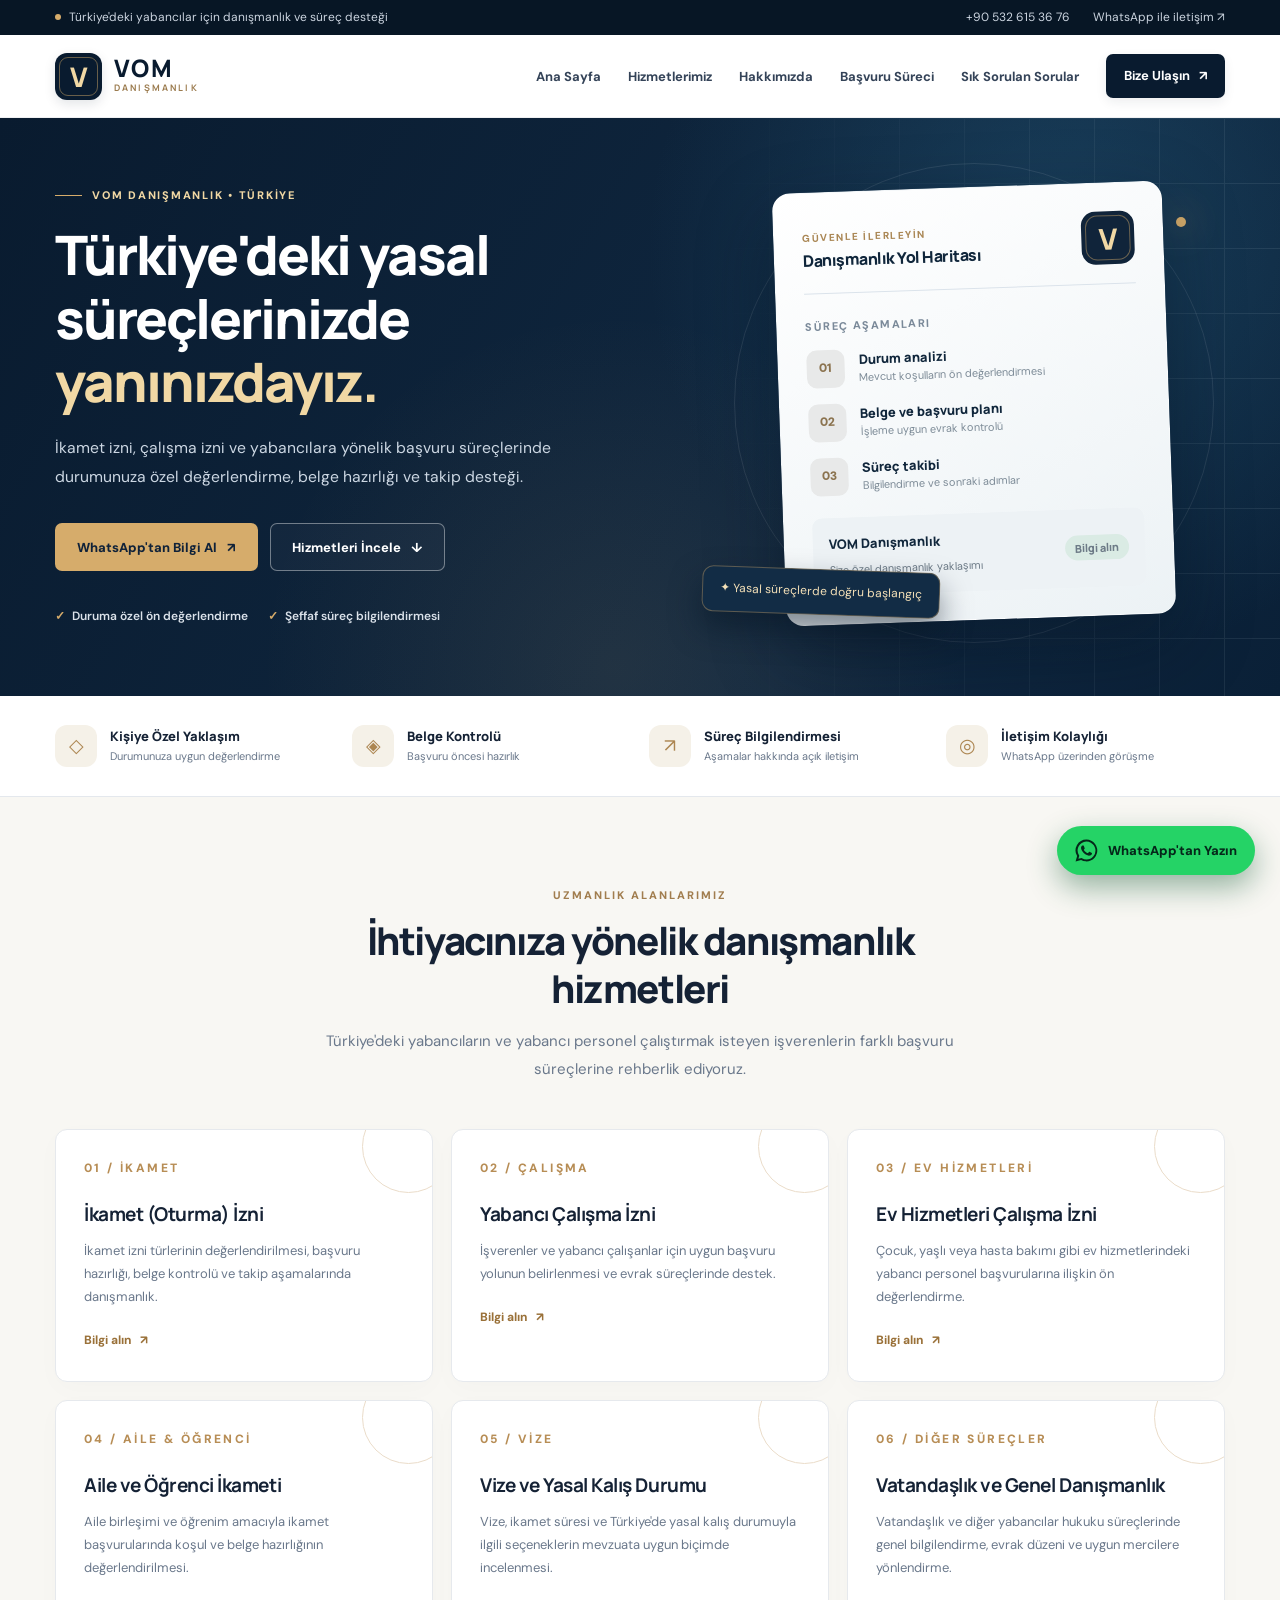
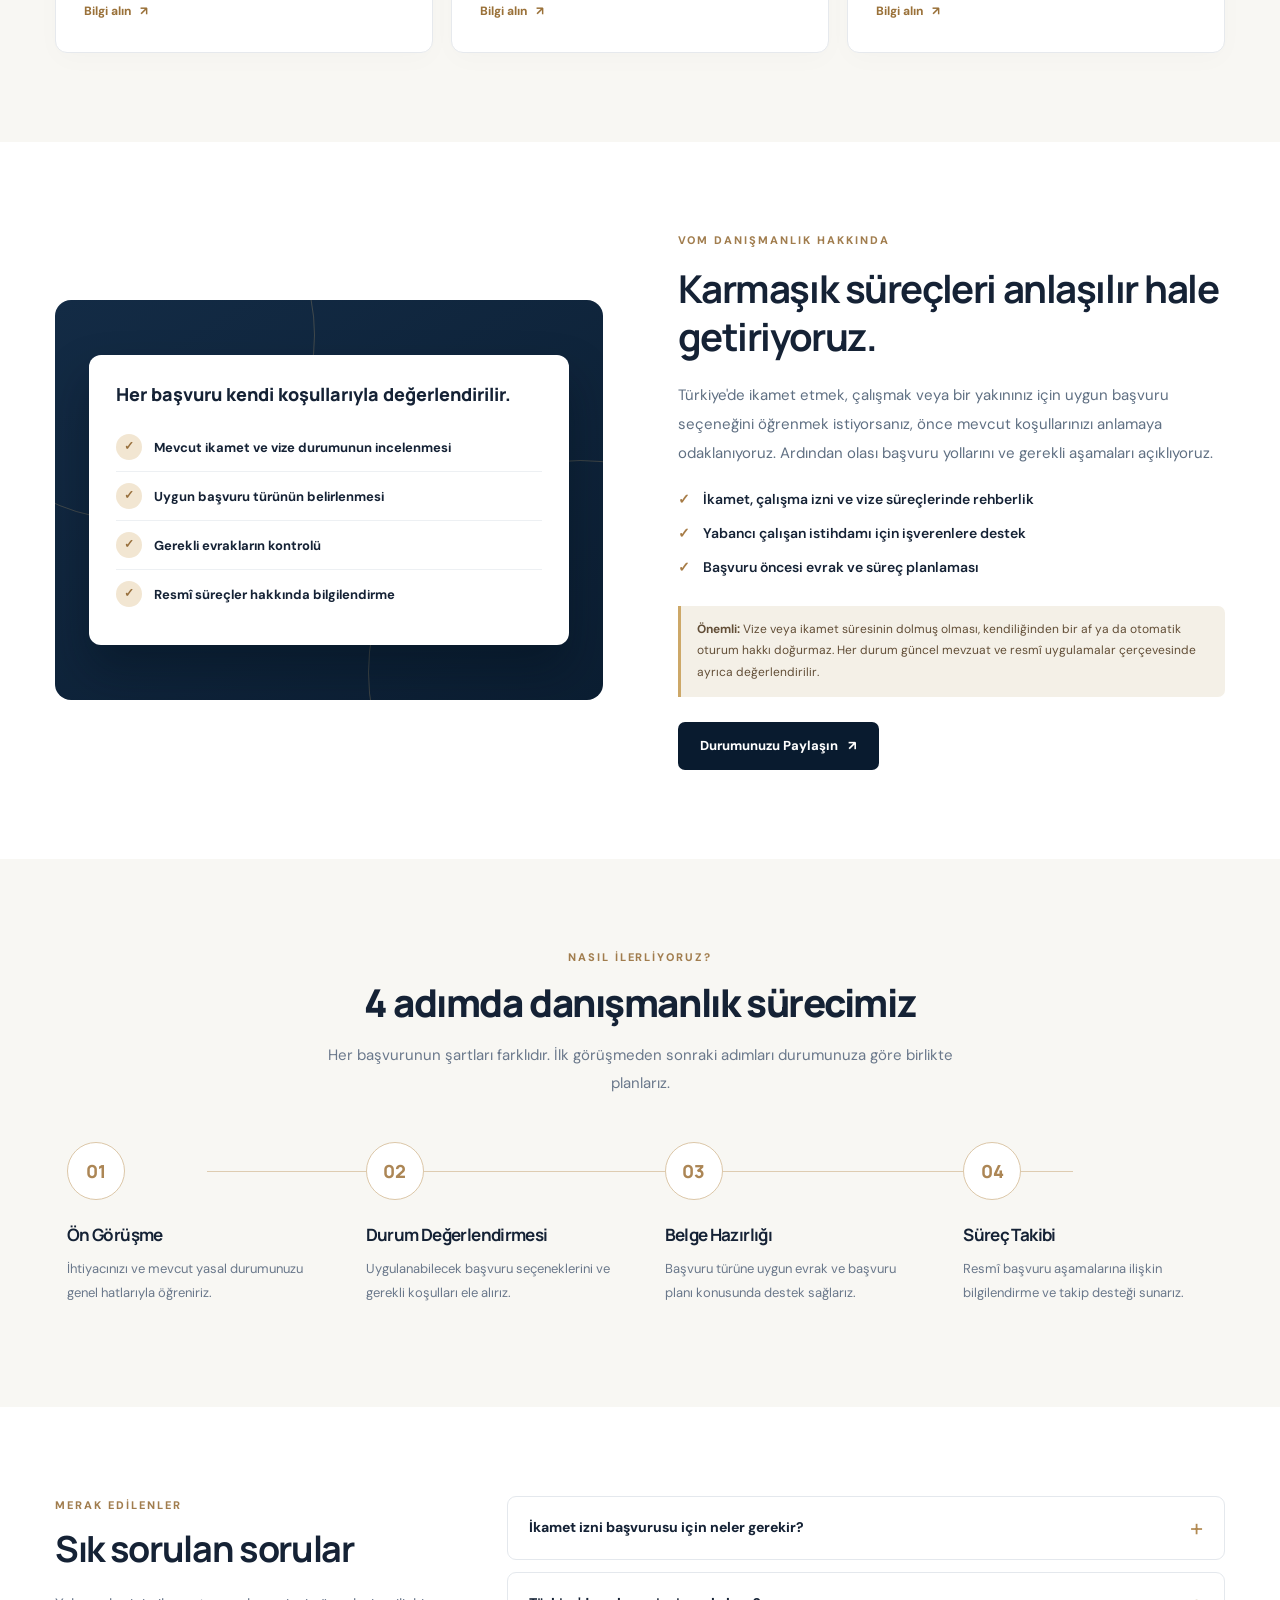
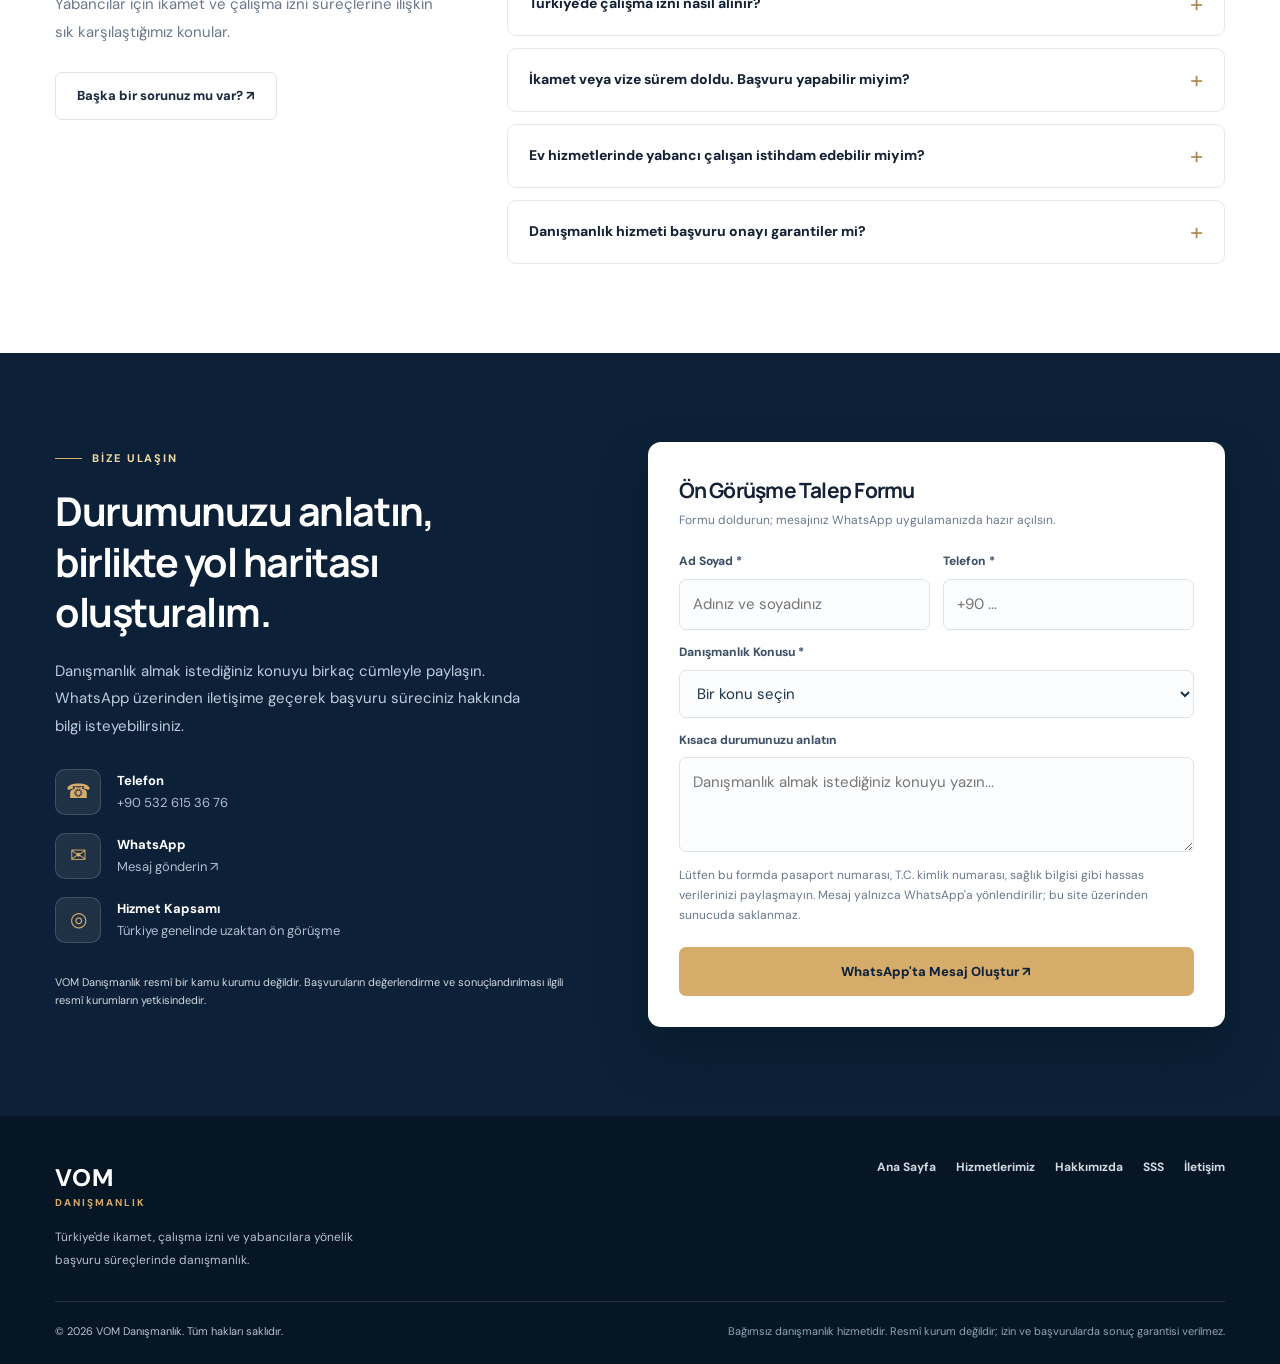
<file: index.html>
<!doctype html>
<html lang="tr">
<head>
  <meta charset="utf-8">
  <meta name="viewport" content="width=device-width,initial-scale=1">
  <meta name="robots" content="index, follow, max-image-preview:large">
  <link rel="canonical" href="https://www.xn--womdansmanlk-64bf.com.tr/">
  <meta property="og:url" content="https://www.xn--womdansmanlk-64bf.com.tr/">
  <meta property="og:locale" content="tr_TR">
  <meta name="twitter:card" content="summary">
  <script type="application/ld+json">
  {
    "@context":"https://schema.org",
    "@type":"Organization",
    "name":"VOM Danışmanlık",
    "url":"https://www.xn--womdansmanlk-64bf.com.tr/",
    "description":"Türkiye'de ikamet izni, çalışma izni, ev hizmetleri çalışma izni ve vize süreçlerinde danışmanlık ve başvuru desteği.",
    "contactPoint":[{
      "@type":"ContactPoint",
      "telephone":"+90-532-615-36-76",
      "contactType":"customer support",
      "areaServed":"TR",
      "availableLanguage":["Turkish"]
    }]
  }
  </script>

  <meta name="theme-color" content="#091b2f">
  <meta name="description" content="VOM Danışmanlık: Türkiye'de ikamet izni, yabancı çalışma izni, ev hizmetleri çalışma izni ve vize süreçleri hakkında kişiye özel danışmanlık ve başvuru süreci desteği.">
  <meta property="og:title" content="VOM Danışmanlık | İkamet & Çalışma İzni">
  <meta property="og:description" content="Türkiye'deki yasal süreçleriniz için doğru bilgi, açık iletişim ve kişiye özel yol haritası.">
  <meta property="og:type" content="website">
  <title>VOM Danışmanlık | İkamet, Çalışma İzni ve Vize Danışmanlığı</title>
  <link rel="preconnect" href="https://fonts.googleapis.com">
  <link rel="preconnect" href="https://fonts.gstatic.com" crossorigin>
  <link href="https://fonts.googleapis.com/css2?family=DM+Sans:wght@400;500;600;700;800&family=Manrope:wght@400;500;600;700;800&display=swap" rel="stylesheet">
  <style>
    :root{--navy:#091b2f;--navy2:#102b48;--navy3:#193955;--gold:#d6ac6b;--gold2:#f1d8a4;--ink:#152235;--muted:#6a788b;--line:#e4e8ed;--cream:#f8f7f3;--white:#fff;--max:1170px}
    *,*:before,*:after{box-sizing:border-box}
    html{scroll-behavior:smooth;scroll-padding-top:86px}
    body{margin:0;background:#fff;color:var(--ink);font-family:"DM Sans","Segoe UI",Arial,sans-serif;font-size:15px;line-height:1.65;-webkit-font-smoothing:antialiased}
    h1,h2,h3,h4,p{margin-top:0}
    h1,h2,h3{font-family:"Manrope","Segoe UI",Arial,sans-serif;letter-spacing:-.037em}
    a{text-decoration:none;color:inherit}
    button,input,select,textarea{font:inherit}
    button,a{touch-action:manipulation}
    :focus-visible{outline:3px solid var(--gold);outline-offset:3px}
    .shell{width:min(calc(100% - 40px),var(--max));margin-inline:auto}
    .skip{position:absolute;left:12px;top:-60px;padding:9px 16px;background:#fff;z-index:999}
    .skip:focus{top:12px}
    .topline{background:#071625;color:#cbd4df;font-size:12px}
    .topline .shell{min-height:35px;display:flex;align-items:center;justify-content:space-between;gap:18px}
    .tiny-links{display:flex;align-items:center;gap:23px}
    .tiny-dot{width:6px;height:6px;border-radius:50%;background:var(--gold);display:inline-block;margin-right:8px;vertical-align:1px}
    .topline a:hover{color:#fff}
    .nav-wrap{height:83px;background:rgba(255,255,255,.97);position:sticky;top:0;z-index:70;border-bottom:1px solid #eff0f2;backdrop-filter:blur(16px)}
    .nav{height:100%;display:flex;align-items:center;justify-content:space-between;gap:26px}
    .brand{display:flex;align-items:center;gap:12px;min-width:205px}
    .brand-mark{width:47px;height:47px;position:relative;display:grid;place-items:center;border-radius:12px;background:var(--navy);color:var(--gold2);font:800 27px/1 "Manrope",sans-serif;box-shadow:0 4px 12px #06192b1d}
    .brand-mark:before{content:"";position:absolute;inset:4px;border:1px solid #c9a46680;border-radius:9px}
    .brand-main{font:800 24px/1 "Manrope",sans-serif;letter-spacing:.055em;display:block;color:var(--navy)}
    .brand-sub{font:700 9px/1.7 "Manrope",sans-serif;letter-spacing:.24em;color:#9b7b4e;display:block}
    .nav-list{display:flex;align-items:center;gap:27px;list-style:none;margin:0;padding:0}
    .nav-list a{font-size:13px;color:#344358;font-weight:700;transition:color .15s}
    .nav-list a:hover{color:#b38a4e}
    .nav-cta{white-space:nowrap;border-radius:7px;background:var(--navy);color:#fff!important;padding:11px 18px;display:inline-flex;align-items:center;gap:9px;box-shadow:0 4px 11px #15233714}
    .nav-cta:hover{background:#17395a!important}
    .hamburger{display:none;border:1px solid #dde5ee;background:white;border-radius:8px;width:43px;height:43px;align-items:center;justify-content:center;flex-direction:column;gap:5px}
    .hamburger span{width:19px;height:2px;background:#0d243c;display:block}
    .hero{background:var(--navy);color:#fff;position:relative;overflow:hidden;min-height:578px}
    .hero:before{content:"";position:absolute;inset:0;background:radial-gradient(circle at 83% 23%,#26608168,transparent 36%),radial-gradient(circle at 48% 95%,#d6ac6b18,transparent 41%),linear-gradient(120deg,#091b2f,#102841 68%,#0a2037)}
    .hero:after{content:"";position:absolute;top:0;bottom:0;right:0;width:45%;opacity:.1;background-image:linear-gradient(#c1d4dd 1px,transparent 1px),linear-gradient(90deg,#c1d4dd 1px,transparent 1px);background-size:65px 65px;mask-image:linear-gradient(to left,#000,transparent)}
    .hero-grid{min-height:578px;display:grid;grid-template-columns:minmax(0,1.09fr) minmax(0,.91fr);align-items:center;gap:65px;position:relative;z-index:2;padding-top:55px;padding-bottom:63px}
    .overline{color:var(--gold2);text-transform:uppercase;letter-spacing:.16em;font-size:11px;font-weight:800;display:inline-flex;align-items:center;gap:10px;margin-bottom:19px}
    .overline:before{content:"";height:1px;width:27px;background:var(--gold)}
    .hero h1{font-size:clamp(36px,4.25vw,60px);font-weight:800;line-height:1.16;margin-bottom:21px;max-width:660px}
    .hero h1 em{font-style:normal;color:var(--gold2)}
    .hero p{max-width:550px;color:#ccd7e3;font-size:15.7px;line-height:1.83;margin-bottom:32px}
    .btn-row{display:flex;gap:12px;align-items:center;flex-wrap:wrap}
    .btn{min-height:48px;border-radius:7px;padding:12px 21px;display:inline-flex;align-items:center;justify-content:center;gap:10px;font-weight:800;font-size:13px;border:1px solid transparent;transition:transform .2s,background .2s,border-color .2s;cursor:pointer}
    .btn:hover{transform:translateY(-2px)}
    .btn-gold{background:var(--gold);color:#102239}
    .btn-gold:hover{background:#e9be7e}
    .btn-ghost{border-color:#ffffff65;background:#ffffff08;color:white}
    .btn-ghost:hover{background:#ffffff18}
    .btn-navy{background:var(--navy);color:#fff}
    .btn-navy:hover{background:#23435e}
    .btn-white{border:1px solid #dfe5eb;background:#fff;color:#1a2b40}
    .hero-points{display:flex;gap:20px;margin-top:36px;color:#dbe2ea;font-size:12px;font-weight:600;flex-wrap:wrap}
    .hero-points span:before{content:"✓";color:var(--gold);font-weight:900;margin-right:7px}
    .hero-visual{position:relative;min-height:440px;display:flex;align-items:center;justify-content:center}
    .orbit{position:absolute;border:1px solid #ffffff18;border-radius:50%;width:480px;height:480px;left:50%;top:50%;transform:translate(-50%,-50%)}
    .orbit.orbit2{width:365px;height:365px;border-color:#d6ac6b2a}
    .orb-dot{position:absolute;top:34px;right:39px;width:10px;height:10px;background:var(--gold);border-radius:50%;box-shadow:0 0 35px #d6ac6b}
    .consult-card{position:relative;border:1px solid #ffffff31;background:linear-gradient(155deg,#fff,#ecf2f5);color:#10263b;border-radius:18px;padding:28px;width:min(100%,390px);box-shadow:0 28px 75px #05101b65;transform:rotate(-2deg)}
    .card-top{display:flex;justify-content:space-between;align-items:center;padding-bottom:19px;border-bottom:1px solid #dbe3eb}
    .card-stamp{width:53px;height:53px;border-radius:14px;display:grid;place-items:center;font:900 29px "Manrope";background:#10243a;color:var(--gold2)}
    .card-stamp:after{content:"";inset:4px;border:1px solid #d6ac6b75;position:absolute;border-radius:12px;pointer-events:none}
    .card-stamp{position:relative}
    .card-caption{font-size:10px;font-weight:800;color:#aa8755;letter-spacing:.15em}
    .card-title{font:800 16px "Manrope";letter-spacing:-.03em}
    .card-label{font-size:11px;letter-spacing:.13em;font-weight:800;color:#7a8999;margin:23px 0 15px}
    .step{display:flex;align-items:center;gap:14px;margin-bottom:16px}
    .step-round{width:38px;height:38px;border-radius:10px;display:grid;place-items:center;background:#e8e9e9;font-weight:900;color:#8b734f;font-size:12px}
    .step:first-of-type .step-round{background:#ecd9b9;color:#72532a}
    .step-title{font:800 13px "Manrope";display:block}
    .step-small{font-size:11px;color:#7e8c98;display:block}
    .card-bottom{display:flex;align-items:center;justify-content:space-between;margin-top:22px;padding:14px 16px;background:#edf2f5;border-radius:10px;gap:15px}
    .card-bottom b{font:800 13px "Manrope"}
    .card-bottom span{font-size:11px;color:#6d7b87}
    .small-pill{background:#daebe4;color:#2f7454;border-radius:20px;padding:5px 10px;font:800 10px "Manrope";white-space:nowrap}
    .floating-note{position:absolute;bottom:8px;left:-20px;background:#122c45;color:#f5e1b8;border:1px solid #c69e646b;border-radius:11px;padding:12px 17px;font-size:12px;box-shadow:0 16px 30px #06162680;transform:rotate(2deg);z-index:4}
    .trust{border-bottom:1px solid var(--line);background:#fff}
    .trust-grid{padding:25px 0;display:grid;grid-template-columns:repeat(4,1fr);gap:18px}
    .trust-item{display:flex;align-items:center;gap:13px;padding:4px 0}
    .trust-symbol{flex:none;display:grid;place-items:center;border-radius:12px;width:42px;height:42px;background:#f5f1e8;color:#ac8550;font-size:19px}
    .trust-item b{display:block;font:800 13px "Manrope"}
    .trust-item span{display:block;color:var(--muted);font-size:11px;margin-top:2px}
    .section{padding:89px 0}
    .section-cream{background:var(--cream)}
    .section-dark{background:#0c2137;color:#fff}
    .section-head{max-width:685px;margin:0 auto 45px;text-align:center}
    .eyebrow{color:#a17d4e;letter-spacing:.18em;font-size:11px;font-weight:800;display:block;margin-bottom:13px}
    .section-head h2,.section-title{font-size:clamp(28px,3vw,39px);font-weight:800;line-height:1.25;margin-bottom:15px}
    .section-head p{color:var(--muted);font-size:15px;line-height:1.85;margin-bottom:0}
    .services{display:grid;grid-template-columns:repeat(3,minmax(0,1fr));gap:18px}
    .service{position:relative;overflow:hidden;background:#fff;border:1px solid #e6e9ed;border-radius:12px;padding:29px 28px 24px;min-height:253px;box-shadow:0 7px 27px #25384b05;transition:transform .25s,box-shadow .25s,border-color .25s}
    .service:hover{transform:translateY(-5px);box-shadow:0 20px 38px #0e24321a;border-color:#dac096}
    .service-num{font-size:12px;letter-spacing:.2em;color:#b78d55;font-weight:800;margin-bottom:24px}
    .service h3{font-size:19px;letter-spacing:-.025em;line-height:1.35;margin-bottom:11px}
    .service p{color:var(--muted);font-size:13px;line-height:1.77;margin-bottom:19px}
    .text-link{font-weight:800;font-size:12px;color:#9a7139;display:inline-flex;gap:8px;align-items:center}
    .text-link:hover{color:#6f4e21}
    .service:after{content:"";position:absolute;right:-23px;top:-30px;width:93px;height:93px;border:1px solid #eadcc9;border-radius:50%}
    .feature-grid{display:grid;grid-template-columns:1fr 1fr;gap:75px;align-items:center}
    .feature-graphic{min-height:400px;border-radius:16px;position:relative;overflow:hidden;background:linear-gradient(148deg,#132b45,#0b1e32);padding:34px;display:flex;align-items:center}
    .feature-graphic:before,.feature-graphic:after{content:"";border:1px solid #d8b2703d;position:absolute;width:370px;height:370px;border-radius:50%;top:-150px;left:-110px}
    .feature-graphic:after{left:auto;right:-190px;top:auto;bottom:-185px;width:425px;height:425px}
    .feature-panel{position:relative;z-index:2;background:#fff;border-radius:12px;padding:27px;width:100%;box-shadow:0 25px 45px #030d185e}
    .feature-panel .heading{font:800 18px "Manrope";margin-bottom:16px;line-height:1.4}
    .feature-panel .info-row{display:flex;gap:12px;align-items:center;padding:11px 0;border-bottom:1px solid #edf0f3}
    .feature-panel .info-row:last-child{border:0}
    .roundcheck{width:26px;height:26px;background:#f2e6d2;border-radius:50%;display:grid;place-items:center;color:#99703d;flex:none;font-weight:900;font-size:12px}
    .info-row span{font-size:13px;font-weight:700}
    .feature-copy .eyebrow{margin-bottom:16px}
    .feature-copy h2{font-size:clamp(29px,3vw,41px);line-height:1.25;margin-bottom:20px}
    .feature-copy p{color:#607083;line-height:1.93;margin-bottom:20px}
    .feature-copy ul{list-style:none;padding:0;margin:0 0 27px}
    .feature-copy li{font-size:14px;margin:0 0 11px;padding-left:25px;position:relative;font-weight:600}
    .feature-copy li:before{content:"✓";position:absolute;left:0;color:#a77c47;font-weight:900}
    .notice{background:#f4f0e7;border-left:3px solid #cda868;padding:13px 16px;color:#624e37;font-size:12px;line-height:1.8;border-radius:0 7px 7px 0;margin:19px 0 25px}
    .process{display:grid;grid-template-columns:repeat(4,1fr);gap:25px;position:relative}
    .process:before{content:"";position:absolute;top:29px;height:1px;background:#deccb1;left:13%;right:13%}
    .process-item{position:relative;padding:0 12px}
    .process-no{width:58px;height:58px;border:1px solid #dcc7a8;border-radius:50%;display:grid;place-items:center;background:#fff;font:800 18px "Manrope";color:#ac8655;margin-bottom:24px;position:relative;z-index:2}
    .process h3{font-size:17px;margin-bottom:10px;line-height:1.35}
    .process p{color:var(--muted);font-size:13px;line-height:1.83}
    .faq-grid{display:grid;grid-template-columns:.7fr 1.3fr;gap:66px;align-items:start}
    .faq-intro h2{font-size:36px;margin-bottom:18px;line-height:1.24}
    .faq-intro p{color:var(--muted);line-height:1.9;margin-bottom:25px}
    .faq-list{display:grid;gap:12px}
    details{border:1px solid #e4e8ed;border-radius:9px;background:#fff;overflow:hidden}
    summary{cursor:pointer;padding:19px 21px;list-style:none;display:flex;align-items:center;justify-content:space-between;gap:15px;font-size:14px;font-weight:800;line-height:1.4}
    summary::-webkit-details-marker{display:none}
    summary:after{content:"+";font-size:24px;line-height:1;color:#b28a52;font-weight:400}
    details[open] summary:after{content:"−"}
    details p{padding:0 21px 22px;margin:0;color:var(--muted);line-height:1.85;font-size:13px}
    .contact-grid{display:grid;grid-template-columns:.95fr 1.05fr;gap:70px;align-items:start}
    .contact-copy h2{font-size:clamp(29px,3.1vw,43px);line-height:1.27;margin:0 0 20px}
    .contact-copy p{color:#bdcddd;max-width:470px;line-height:1.85;margin-bottom:28px}
    .contact-list{display:grid;gap:18px}
    .contact-line{display:flex;gap:16px;align-items:center}
    .contact-ico{width:46px;height:46px;display:grid;place-items:center;background:#ffffff13;border:1px solid #ffffff27;border-radius:10px;color:var(--gold);font-size:20px;flex:none}
    .contact-line b{display:block;font-size:13px}
    .contact-line a,.contact-line span{display:block;color:#aebed0;font-size:13px}
    .contact-form{background:#fff;color:var(--ink);padding:31px;border-radius:13px;box-shadow:0 25px 50px #0715227d}
    .contact-form h3{font-size:21px;margin-bottom:4px}
    .contact-form>p{color:var(--muted);font-size:12px;margin-bottom:21px}
    .fields{display:grid;grid-template-columns:1fr 1fr;gap:13px}
    .field{display:flex;flex-direction:column;gap:7px}
    .field.full{grid-column:1/-1}
    .field label{font-size:12px;font-weight:800;color:#3d5065}
    .field input,.field select,.field textarea{border:1px solid #dce3e9;border-radius:7px;padding:12px 13px;background:#fcfdfe;color:#1c3349;width:100%;outline:0;min-height:44px}
    .field textarea{resize:vertical;min-height:95px}
    .field input:focus,.field select:focus,.field textarea:focus{border-color:#bd9963;box-shadow:0 0 0 3px #d5b68026}
    .form-foot{font-size:11px;color:#7b8794;margin:14px 0}
    .submit{width:100%;border:0;min-height:49px}
    .footer{background:#071624;color:#b5c1ce;padding:42px 0 23px}
    .footer-top{display:flex;justify-content:space-between;gap:30px;padding-bottom:30px;border-bottom:1px solid #ffffff20}
    .footer-brand{color:#fff;font-weight:800;font-size:24px;letter-spacing:.05em}
    .footer-brand span{display:block;font-size:10px;font-weight:700;letter-spacing:.2em;color:var(--gold);margin-top:-2px}
    .footer-desc{font-size:12px;max-width:330px;line-height:1.9;margin:14px 0 0}
    .footer-links{display:flex;gap:20px;align-items:flex-start;flex-wrap:wrap}
    .footer-links a{font-size:12px;font-weight:700;color:#d1d9e2}
    .footer-links a:hover{color:var(--gold)}
    .footer-bottom{padding-top:20px;display:flex;justify-content:space-between;gap:18px;font-size:11px;flex-wrap:wrap}
    .footer-disclaimer{font-size:11px;color:#93a3b5;line-height:1.7;max-width:660px}
    .float-wa{position:fixed;bottom:25px;right:25px;z-index:65;display:flex;gap:10px;align-items:center;border-radius:100px;padding:13px 18px;background:#25d366;color:#05271a;font-weight:800;font-size:13px;box-shadow:0 12px 30px #145a3570}
    .float-wa svg{width:23px;height:23px}
    .float-wa:hover{background:#31e576}
    .legal-note{font-size:11px;color:#d0d7df;margin-top:30px;line-height:1.65}
    @media(max-width:1040px){
      .nav-list{gap:17px}.hero-grid{gap:35px}.trust-grid{grid-template-columns:repeat(2,1fr)}.feature-grid{gap:37px}.faq-grid{gap:34px}
    }
    @media(max-width:780px){
      .topline{display:none}.nav-wrap{height:72px}
      .brand{min-width:0}.brand-mark{width:42px;height:42px;font-size:24px}.brand-main{font-size:21px}
      .hamburger{display:flex}
      .nav-list{position:absolute;top:72px;left:0;right:0;display:none;flex-direction:column;align-items:stretch;gap:0;background:#fff;border-bottom:1px solid #e5e8ed;box-shadow:0 14px 22px #0d223015;padding:11px 20px 18px}
      .nav-list.open{display:flex}
      .nav-list li a{display:block;padding:12px 8px}.nav-cta{text-align:center;justify-content:center}
      .hero-grid{grid-template-columns:1fr;gap:12px;padding:60px 0 58px}
      .hero{min-height:0}.hero h1{font-size:clamp(34px,8vw,49px)}
      .hero-visual{min-height:360px}.consult-card{max-width:370px}.orbit{width:390px;height:390px}.orbit.orbit2{width:300px;height:300px}
      .floating-note{bottom:8px;left:10px}
      .section{padding:68px 0}.services{grid-template-columns:repeat(2,1fr)}
      .feature-grid{grid-template-columns:1fr;gap:33px}.feature-graphic{min-height:350px;order:2}.feature-copy{order:1}
      .process{grid-template-columns:repeat(2,1fr);gap:28px}.process:before{display:none}
      .faq-grid{grid-template-columns:1fr;gap:20px}
      .contact-grid{grid-template-columns:1fr;gap:35px}
      .footer-top{flex-direction:column}.float-wa{bottom:16px;right:16px}
    }
    @media(max-width:525px){
      .shell{width:min(calc(100% - 32px),var(--max))}
      .hero-grid{padding-top:48px}.hero p{font-size:14px}
      .hero-points{margin-top:24px;gap:8px 18px}
      .hero-visual{min-height:350px}.consult-card{padding:20px;transform:none}
      .floating-note{font-size:11px;bottom:0;left:-4px}
      .trust-grid{gap:14px}.trust-item{gap:9px}.trust-symbol{width:34px;height:34px;font-size:15px}.trust-item b{font-size:11px}.trust-item span{font-size:10px}
      .section-head{margin-bottom:30px}.services{grid-template-columns:1fr;gap:13px}.service{min-height:0}
      .process{grid-template-columns:1fr;gap:17px}.process-item{padding:0;display:grid;grid-template-columns:50px 1fr;gap:0 18px}
      .process-no{width:45px;height:45px;grid-row:1/3;margin:0}.process h3{margin-bottom:5px}.process p{margin-bottom:0}
      .feature-graphic{min-height:330px;padding:18px}.feature-panel{padding:22px}
      .fields{grid-template-columns:1fr}.contact-form{padding:22px}
      .footer-links{gap:12px}.float-wa{font-size:0;padding:13px;border-radius:50%}.float-wa svg{width:26px;height:26px}
      .btn-row>.btn{flex:1;min-width:140px;text-align:center}
    }
    @media(prefers-reduced-motion:reduce){html{scroll-behavior:auto}*{transition:none!important}}
  </style>
</head>
<body>
  <a class="skip" href="#icerik">İçeriğe geç</a>
  <div class="topline"><div class="shell"><span><i class="tiny-dot"></i>Türkiye'deki yabancılar için danışmanlık ve süreç desteği</span><div class="tiny-links"><a href="tel:+905326153676">+90 532 615 36 76</a><a href="https://wa.me/905326153676" target="_blank" rel="noopener noreferrer">WhatsApp ile iletişim ↗</a></div></div></div>
  <header class="nav-wrap">
    <nav class="nav shell" aria-label="Ana menü">
      <a class="brand" href="#anasayfa" aria-label="VOM Danışmanlık ana sayfa"><span class="brand-mark">V</span><span><span class="brand-main">VOM</span><span class="brand-sub">DANIŞMANLIK</span></span></a>
      <button class="hamburger" aria-label="Menüyü aç" aria-expanded="false" aria-controls="main-menu"><span></span><span></span><span></span></button>
      <ul class="nav-list" id="main-menu">
        <li><a href="#anasayfa">Ana Sayfa</a></li>
        <li><a href="#hizmetler">Hizmetlerimiz</a></li>
        <li><a href="#hakkimizda">Hakkımızda</a></li>
        <li><a href="#surec">Başvuru Süreci</a></li>
        <li><a href="#sss">Sık Sorulan Sorular</a></li>
        <li><a class="nav-cta" href="#iletisim">Bize Ulaşın <span aria-hidden="true">↗</span></a></li>
      </ul>
    </nav>
  </header>
  <main id="icerik">
    <section class="hero" id="anasayfa">
      <div class="shell hero-grid">
        <div>
          <span class="overline">VOM Danışmanlık • Türkiye</span>
          <h1>Türkiye'deki yasal süreçlerinizde <em>yanınızdayız.</em></h1>
          <p>İkamet izni, çalışma izni ve yabancılara yönelik başvuru süreçlerinde durumunuza özel değerlendirme, belge hazırlığı ve takip desteği.</p>
          <div class="btn-row">
            <a class="btn btn-gold" href="https://wa.me/905326153676?text=Merhaba%2C%20VOM%20Dan%C4%B1%C5%9Fmanl%C4%B1k%20hizmetleri%20hakk%C4%B1nda%20bilgi%20almak%20istiyorum." target="_blank" rel="noopener noreferrer">WhatsApp'tan Bilgi Al <span>↗</span></a>
            <a class="btn btn-ghost" href="#hizmetler">Hizmetleri İncele <span>↓</span></a>
          </div>
          <div class="hero-points"><span>Duruma özel ön değerlendirme</span><span>Şeffaf süreç bilgilendirmesi</span></div>
        </div>
        <div class="hero-visual" aria-label="Danışmanlık sürecinin aşamalarını gösteren görsel" role="img">
          <div class="orbit"></div><div class="orbit orbit2"></div><div class="orb-dot"></div>
          <div class="consult-card">
            <div class="card-top"><div><span class="card-caption">GÜVENLE İLERLEYİN</span><div class="card-title">Danışmanlık Yol Haritası</div></div><div class="card-stamp">V</div></div>
            <div class="card-label">SÜREÇ AŞAMALARI</div>
            <div class="step"><div class="step-round">01</div><div><span class="step-title">Durum analizi</span><span class="step-small">Mevcut koşulların ön değerlendirmesi</span></div></div>
            <div class="step"><div class="step-round">02</div><div><span class="step-title">Belge ve başvuru planı</span><span class="step-small">İşleme uygun evrak kontrolü</span></div></div>
            <div class="step"><div class="step-round">03</div><div><span class="step-title">Süreç takibi</span><span class="step-small">Bilgilendirme ve sonraki adımlar</span></div></div>
            <div class="card-bottom"><div><b>VOM Danışmanlık</b><br><span>Size özel danışmanlık yaklaşımı</span></div><span class="small-pill">Bilgi alın</span></div>
          </div>
          <div class="floating-note">✦ Yasal süreçlerde doğru başlangıç</div>
        </div>
      </div>
    </section>
    <div class="trust"><div class="shell trust-grid">
      <div class="trust-item"><div class="trust-symbol">◇</div><div><b>Kişiye Özel Yaklaşım</b><span>Durumunuza uygun değerlendirme</span></div></div>
      <div class="trust-item"><div class="trust-symbol">◈</div><div><b>Belge Kontrolü</b><span>Başvuru öncesi hazırlık</span></div></div>
      <div class="trust-item"><div class="trust-symbol">↗</div><div><b>Süreç Bilgilendirmesi</b><span>Aşamalar hakkında açık iletişim</span></div></div>
      <div class="trust-item"><div class="trust-symbol">◎</div><div><b>İletişim Kolaylığı</b><span>WhatsApp üzerinden görüşme</span></div></div>
    </div></div>
    <section class="section section-cream" id="hizmetler">
      <div class="shell">
        <div class="section-head"><span class="eyebrow">UZMANLIK ALANLARIMIZ</span><h2>İhtiyacınıza yönelik danışmanlık hizmetleri</h2><p>Türkiye'deki yabancıların ve yabancı personel çalıştırmak isteyen işverenlerin farklı başvuru süreçlerine rehberlik ediyoruz.</p></div>
        <div class="services">
          <article class="service"><div class="service-num">01 / İKAMET</div><h3>İkamet (Oturma) İzni</h3><p>İkamet izni türlerinin değerlendirilmesi, başvuru hazırlığı, belge kontrolü ve takip aşamalarında danışmanlık.</p><a class="text-link" href="#iletisim">Bilgi alın <span>↗</span></a></article>
          <article class="service"><div class="service-num">02 / ÇALIŞMA</div><h3>Yabancı Çalışma İzni</h3><p>İşverenler ve yabancı çalışanlar için uygun başvuru yolunun belirlenmesi ve evrak süreçlerinde destek.</p><a class="text-link" href="#iletisim">Bilgi alın <span>↗</span></a></article>
          <article class="service"><div class="service-num">03 / EV HİZMETLERİ</div><h3>Ev Hizmetleri Çalışma İzni</h3><p>Çocuk, yaşlı veya hasta bakımı gibi ev hizmetlerindeki yabancı personel başvurularına ilişkin ön değerlendirme.</p><a class="text-link" href="#iletisim">Bilgi alın <span>↗</span></a></article>
          <article class="service"><div class="service-num">04 / AİLE & ÖĞRENCİ</div><h3>Aile ve Öğrenci İkameti</h3><p>Aile birleşimi ve öğrenim amacıyla ikamet başvurularında koşul ve belge hazırlığının değerlendirilmesi.</p><a class="text-link" href="#iletisim">Bilgi alın <span>↗</span></a></article>
          <article class="service"><div class="service-num">05 / VİZE</div><h3>Vize ve Yasal Kalış Durumu</h3><p>Vize, ikamet süresi ve Türkiye'de yasal kalış durumuyla ilgili seçeneklerin mevzuata uygun biçimde incelenmesi.</p><a class="text-link" href="#iletisim">Bilgi alın <span>↗</span></a></article>
          <article class="service"><div class="service-num">06 / DİĞER SÜREÇLER</div><h3>Vatandaşlık ve Genel Danışmanlık</h3><p>Vatandaşlık ve diğer yabancılar hukuku süreçlerinde genel bilgilendirme, evrak düzeni ve uygun mercilere yönlendirme.</p><a class="text-link" href="#iletisim">Bilgi alın <span>↗</span></a></article>
        </div>
      </div>
    </section>
    <section class="section" id="hakkimizda">
      <div class="shell feature-grid">
        <div class="feature-graphic">
          <div class="feature-panel">
            <div class="heading">Her başvuru kendi koşullarıyla değerlendirilir.</div>
            <div class="info-row"><div class="roundcheck">✓</div><span>Mevcut ikamet ve vize durumunun incelenmesi</span></div>
            <div class="info-row"><div class="roundcheck">✓</div><span>Uygun başvuru türünün belirlenmesi</span></div>
            <div class="info-row"><div class="roundcheck">✓</div><span>Gerekli evrakların kontrolü</span></div>
            <div class="info-row"><div class="roundcheck">✓</div><span>Resmî süreçler hakkında bilgilendirme</span></div>
          </div>
        </div>
        <div class="feature-copy">
          <span class="eyebrow">VOM DANIŞMANLIK HAKKINDA</span>
          <h2>Karmaşık süreçleri anlaşılır hale getiriyoruz.</h2>
          <p>Türkiye'de ikamet etmek, çalışmak veya bir yakınınız için uygun başvuru seçeneğini öğrenmek istiyorsanız, önce mevcut koşullarınızı anlamaya odaklanıyoruz. Ardından olası başvuru yollarını ve gerekli aşamaları açıklıyoruz.</p>
          <ul><li>İkamet, çalışma izni ve vize süreçlerinde rehberlik</li><li>Yabancı çalışan istihdamı için işverenlere destek</li><li>Başvuru öncesi evrak ve süreç planlaması</li></ul>
          <div class="notice"><strong>Önemli:</strong> Vize veya ikamet süresinin dolmuş olması, kendiliğinden bir af ya da otomatik oturum hakkı doğurmaz. Her durum güncel mevzuat ve resmî uygulamalar çerçevesinde ayrıca değerlendirilir.</div>
          <a class="btn btn-navy" href="https://wa.me/905326153676?text=Merhaba%2C%20VOM%20Dan%C4%B1%C5%9Fmanl%C4%B1k%20ile%20durumumu%20de%C4%9Ferlendirmek%20istiyorum." target="_blank" rel="noopener noreferrer">Durumunuzu Paylaşın <span>↗</span></a>
        </div>
      </div>
    </section>
    <section class="section section-cream" id="surec">
      <div class="shell">
        <div class="section-head"><span class="eyebrow">NASIL İLERLİYORUZ?</span><h2>4 adımda danışmanlık sürecimiz</h2><p>Her başvurunun şartları farklıdır. İlk görüşmeden sonraki adımları durumunuza göre birlikte planlarız.</p></div>
        <div class="process">
          <div class="process-item"><div class="process-no">01</div><h3>Ön Görüşme</h3><p>İhtiyacınızı ve mevcut yasal durumunuzu genel hatlarıyla öğreniriz.</p></div>
          <div class="process-item"><div class="process-no">02</div><h3>Durum Değerlendirmesi</h3><p>Uygulanabilecek başvuru seçeneklerini ve gerekli koşulları ele alırız.</p></div>
          <div class="process-item"><div class="process-no">03</div><h3>Belge Hazırlığı</h3><p>Başvuru türüne uygun evrak ve başvuru planı konusunda destek sağlarız.</p></div>
          <div class="process-item"><div class="process-no">04</div><h3>Süreç Takibi</h3><p>Resmî başvuru aşamalarına ilişkin bilgilendirme ve takip desteği sunarız.</p></div>
        </div>
      </div>
    </section>
    <section class="section" id="sss">
      <div class="shell faq-grid">
        <div class="faq-intro"><span class="eyebrow">MERAK EDİLENLER</span><h2>Sık sorulan sorular</h2><p>Yabancılar için ikamet ve çalışma izni süreçlerine ilişkin sık karşılaştığımız konular.</p><a class="btn btn-white" href="#iletisim">Başka bir sorunuz mu var? ↗</a></div>
        <div class="faq-list">
          <details><summary>İkamet izni başvurusu için neler gerekir?</summary><p>Gerekli belgeler ve koşullar başvurulan ikamet izni türüne ve kişinin durumuna göre değişir. Ön görüşmede başvuru türünün ve güncel resmî şartların değerlendirilmesine yardımcı oluruz.</p></details>
          <details><summary>Türkiye'de çalışma izni nasıl alınır?</summary><p>Çalışma izni işlemleri işverenin, yabancı çalışanın ve başvuru türünün koşullarına göre farklılık gösterebilir. Uygun başvuru yolu ve güncel resmî koşullar başvuru öncesinde kontrol edilmelidir.</p></details>
          <details><summary>İkamet veya vize sürem doldu. Başvuru yapabilir miyim?</summary><p>Durumunuz, ülkeye giriş ve kalış geçmişiniz ile geçerli mevzuata göre ayrıca incelenmelidir. Sürenin dolması otomatik bir hak veya af sağlamaz; sonuç için herhangi bir garanti verilemez.</p></details>
          <details><summary>Ev hizmetlerinde yabancı çalışan istihdam edebilir miyim?</summary><p>Ev hizmetleri kapsamında çalışma izni başvurusunda işin niteliği, işverenin koşulları ve ilgili resmî kriterler değerlendirilir. Başvurunun uygun olup olmadığı somut durumunuza bağlıdır.</p></details>
          <details><summary>Danışmanlık hizmeti başvuru onayı garantiler mi?</summary><p>Hayır. Başvurulara ilişkin nihai değerlendirme ve karar yalnızca yetkili kamu kurumları tarafından verilir. VOM Danışmanlık bağımsız bir danışmanlık hizmetidir; herhangi bir resmî kurum değildir.</p></details>
        </div>
      </div>
    </section>
    <section class="section section-dark" id="iletisim">
      <div class="shell contact-grid">
        <div class="contact-copy">
          <span class="overline">BİZE ULAŞIN</span>
          <h2>Durumunuzu anlatın,<br> birlikte yol haritası oluşturalım.</h2>
          <p>Danışmanlık almak istediğiniz konuyu birkaç cümleyle paylaşın. WhatsApp üzerinden iletişime geçerek başvuru süreciniz hakkında bilgi isteyebilirsiniz.</p>
          <div class="contact-list">
            <div class="contact-line"><div class="contact-ico">☎</div><div><b>Telefon</b><a href="tel:+905326153676">+90 532 615 36 76</a></div></div>
            <div class="contact-line"><div class="contact-ico">✉</div><div><b>WhatsApp</b><a href="https://wa.me/905326153676" target="_blank" rel="noopener noreferrer">Mesaj gönderin ↗</a></div></div>
            <div class="contact-line"><div class="contact-ico">◎</div><div><b>Hizmet Kapsamı</b><span>Türkiye genelinde uzaktan ön görüşme</span></div></div>
          </div>
          <div class="legal-note">VOM Danışmanlık resmî bir kamu kurumu değildir. Başvuruların değerlendirme ve sonuçlandırılması ilgili resmî kurumların yetkisindedir.</div>
        </div>
        <form class="contact-form" id="wa-form">
          <h3>Ön Görüşme Talep Formu</h3>
          <p>Formu doldurun; mesajınız WhatsApp uygulamanızda hazır açılsın.</p>
          <div class="fields">
            <div class="field"><label for="first">Ad Soyad *</label><input id="first" name="first" placeholder="Adınız ve soyadınız" autocomplete="name" maxlength="90" required></div>
            <div class="field"><label for="phone">Telefon *</label><input id="phone" name="phone" type="tel" placeholder="+90 ..." autocomplete="tel" maxlength="32" required></div>
            <div class="field full"><label for="topic">Danışmanlık Konusu *</label><select id="topic" name="topic" required><option value="">Bir konu seçin</option><option>İkamet / Oturma İzni</option><option>Yabancı Çalışma İzni</option><option>Ev Hizmetleri Çalışma İzni</option><option>Aile / Öğrenci İkameti</option><option>Vize veya Süresi Dolan İkamet</option><option>Vatandaşlık / Diğer</option></select></div>
            <div class="field full"><label for="message">Kısaca durumunuzu anlatın</label><textarea id="message" name="message" placeholder="Danışmanlık almak istediğiniz konuyu yazın..." maxlength="850"></textarea></div>
          </div>
          <p class="form-foot">Lütfen bu formda pasaport numarası, T.C. kimlik numarası, sağlık bilgisi gibi hassas verilerinizi paylaşmayın. Mesaj yalnızca WhatsApp'a yönlendirilir; bu site üzerinden sunucuda saklanmaz.</p>
          <button type="submit" class="btn btn-gold submit">WhatsApp'ta Mesaj Oluştur ↗</button>
        </form>
      </div>
    </section>
  </main>
  <footer class="footer"><div class="shell">
    <div class="footer-top"><div><div class="footer-brand">VOM <span>DANIŞMANLIK</span></div><p class="footer-desc">Türkiye'de ikamet, çalışma izni ve yabancılara yönelik başvuru süreçlerinde danışmanlık.</p></div><div class="footer-links"><a href="#anasayfa">Ana Sayfa</a><a href="#hizmetler">Hizmetlerimiz</a><a href="#hakkimizda">Hakkımızda</a><a href="#sss">SSS</a><a href="#iletisim">İletişim</a></div></div>
    <div class="footer-bottom"><span>© <span id="year">2026</span> VOM Danışmanlık. Tüm hakları saklıdır.</span><span class="footer-disclaimer">Bağımsız danışmanlık hizmetidir. Resmî kurum değildir; izin ve başvurularda sonuç garantisi verilmez.</span></div>
  </div></footer>
  <a class="float-wa" href="https://wa.me/905326153676?text=Merhaba%2C%20VOM%20Dan%C4%B1%C5%9Fmanl%C4%B1k%20ile%20g%C3%B6r%C3%BC%C5%9Fmek%20istiyorum." target="_blank" rel="noopener noreferrer" aria-label="WhatsApp üzerinden VOM Danışmanlık'a yazın"><svg viewBox="0 0 32 32" fill="currentColor" aria-hidden="true"><path d="M16 .8A15.16 15.16 0 0 0 2.97 23.77L.8 31.2l7.61-2A15.17 15.17 0 1 0 16 .8zm0 27.57a12.34 12.34 0 0 1-6.29-1.72l-.46-.27-4.52 1.19 1.21-4.41-.3-.46A12.4 12.4 0 1 1 16 28.37zm6.8-9.29c-.37-.19-2.21-1.09-2.55-1.22-.34-.12-.59-.19-.84.19-.25.37-.97 1.22-1.19 1.47-.22.25-.44.28-.81.09-.37-.19-1.57-.58-2.98-1.84-1.1-.98-1.84-2.19-2.05-2.56-.22-.37-.02-.57.16-.76.17-.17.37-.44.56-.66.19-.22.25-.37.37-.62.13-.25.06-.47-.03-.66-.09-.19-.84-2.03-1.15-2.78-.3-.73-.61-.63-.84-.64h-.72c-.25 0-.66.09-1 .47-.34.37-1.31 1.28-1.31 3.12s1.34 3.62 1.53 3.87c.19.25 2.63 4.01 6.37 5.63.89.38 1.59.61 2.13.78.9.29 1.71.25 2.35.15.72-.11 2.21-.9 2.53-1.78.31-.88.31-1.63.22-1.78-.09-.15-.34-.25-.72-.44z"/></svg>WhatsApp'tan Yazın</a>
  <script>
    (function(){
      var menu=document.querySelector(".nav-list");
      var toggle=document.querySelector(".hamburger");
      toggle.addEventListener("click",function(){var isOpen=menu.classList.toggle("open");toggle.setAttribute("aria-expanded",String(isOpen));toggle.setAttribute("aria-label",isOpen?"Menüyü kapat":"Menüyü aç");});
      menu.querySelectorAll("a").forEach(function(a){a.addEventListener("click",function(){menu.classList.remove("open");toggle.setAttribute("aria-expanded","false");toggle.setAttribute("aria-label","Menüyü aç");});});
      document.getElementById("year").textContent=new Date().getFullYear();
      document.getElementById("wa-form").addEventListener("submit",function(e){
        e.preventDefault();
        if(!e.target.reportValidity())return;
        var name=document.getElementById("first").value.trim();
        var phone=document.getElementById("phone").value.trim();
        var topic=document.getElementById("topic").value;
        var message=document.getElementById("message").value.trim();
        var text="Merhaba VOM Danışmanlık, ön görüşme talep ediyorum.\n\nAd Soyad: "+name+"\nTelefon: "+phone+"\nKonu: "+topic+(message?"\nAçıklama: "+message:"")+"\n\nBenimle iletişime geçebilir misiniz?";
        window.location.href="https://wa.me/905326153676?text="+encodeURIComponent(text);
      });
    })();
  </script>
</body>
</html>
</file>
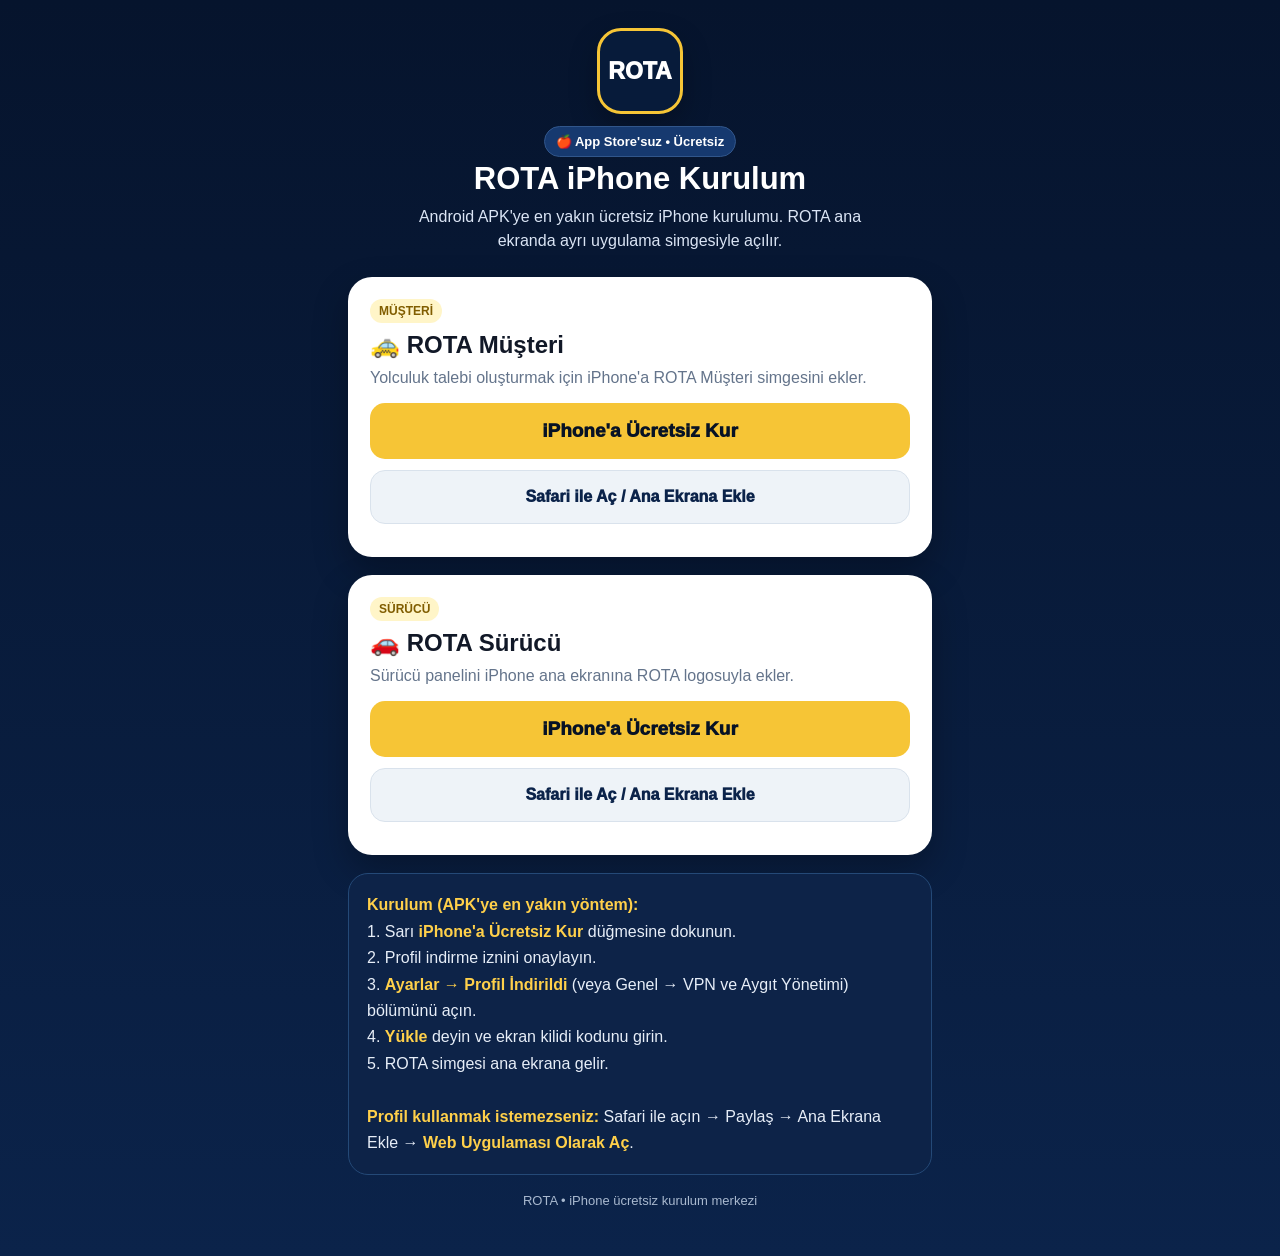
<file: install/index.html>
<!doctype html>
<html lang="tr">
<head>
<meta charset="utf-8">
<meta name="viewport" content="width=device-width,initial-scale=1,viewport-fit=cover">
<meta name="theme-color" content="#071225">
<title>ROTA iPhone Ücretsiz Kurulum</title>
<style>
*{box-sizing:border-box}body{margin:0;background:linear-gradient(180deg,#06142d,#0b234a);color:#fff;font-family:-apple-system,BlinkMacSystemFont,"Segoe UI",Arial,sans-serif}
.wrap{max-width:620px;margin:auto;padding:28px 18px 48px}.brand{text-align:center}.mark{width:86px;height:86px;border:3px solid #f6c536;border-radius:24px;margin:0 auto 12px;display:flex;align-items:center;justify-content:center;background:#071b3a;font-weight:1000;font-size:23px;color:#fff;box-shadow:0 12px 28px rgba(0,0,0,.25)}
h1{margin:4px 0;font-size:31px}.lead{color:#dbe5f5;line-height:1.5;margin:8px auto 24px;max-width:500px}.badge{display:inline-block;background:#16396f;border:1px solid #31568b;border-radius:999px;padding:7px 11px;font-size:13px;font-weight:800}
.card{background:#fff;color:#111827;border-radius:24px;padding:22px;margin:18px 0;box-shadow:0 15px 35px rgba(0,0,0,.28)}.card h2{margin:0 0 7px;font-size:24px}.card p{color:#64748b;line-height:1.45;margin:6px 0 14px}
.btn{display:block;text-align:center;text-decoration:none;background:#f6c536;color:#071225;font-weight:950;font-size:19px;padding:17px;border-radius:15px;margin:11px 0}.btn.secondary{background:#eef3f8;color:#0b234a;border:1px solid #d9e2ec;font-size:16px}
.note{background:#0d2348;border:1px solid #244977;border-radius:20px;padding:18px;line-height:1.65;color:#e7eef8}.note b{color:#ffd04a}.small{font-size:13px;color:#a9b9cf;text-align:center;margin-top:18px}.pill{font-size:12px;font-weight:800;color:#805d00;background:#fff5c8;border-radius:999px;padding:5px 9px;display:inline-block;margin-bottom:8px}
</style>
</head>
<body><div class="wrap">
<div class="brand"><div class="mark">ROTA</div><span class="badge">🍎 App Store'suz • Ücretsiz</span><h1>ROTA iPhone Kurulum</h1><div class="lead">Android APK'ye en yakın ücretsiz iPhone kurulumu. ROTA ana ekranda ayrı uygulama simgesiyle açılır.</div></div>

<div class="card"><span class="pill">MÜŞTERİ</span><h2>🚕 ROTA Müşteri</h2><p>Yolculuk talebi oluşturmak için iPhone'a ROTA Müşteri simgesini ekler.</p>
<a class="btn" href="https://github.com/sgokhansalas-eng/rota-app/releases/download/ios-install/ROTA-Musteri-iPhone.mobileconfig">iPhone'a Ücretsiz Kur</a>
<a class="btn secondary" href="https://rota-musteri-final19.onrender.com">Safari ile Aç / Ana Ekrana Ekle</a></div>

<div class="card"><span class="pill">SÜRÜCÜ</span><h2>🚗 ROTA Sürücü</h2><p>Sürücü panelini iPhone ana ekranına ROTA logosuyla ekler.</p>
<a class="btn" href="https://github.com/sgokhansalas-eng/rota-app/releases/download/ios-install/ROTA-Surucu-iPhone.mobileconfig">iPhone'a Ücretsiz Kur</a>
<a class="btn secondary" href="https://rota-surucu-final15.onrender.com">Safari ile Aç / Ana Ekrana Ekle</a></div>

<div class="note"><b>Kurulum (APK'ye en yakın yöntem):</b><br>
1. Sarı <b>iPhone'a Ücretsiz Kur</b> düğmesine dokunun.<br>
2. Profil indirme iznini onaylayın.<br>
3. <b>Ayarlar → Profil İndirildi</b> (veya Genel → VPN ve Aygıt Yönetimi) bölümünü açın.<br>
4. <b>Yükle</b> deyin ve ekran kilidi kodunu girin.<br>
5. ROTA simgesi ana ekrana gelir.<br><br>
<b>Profil kullanmak istemezseniz:</b> Safari ile açın → Paylaş → Ana Ekrana Ekle → <b>Web Uygulaması Olarak Aç</b>.</div>
<div class="small">ROTA • iPhone ücretsiz kurulum merkezi</div>
</div></body></html>
</file>
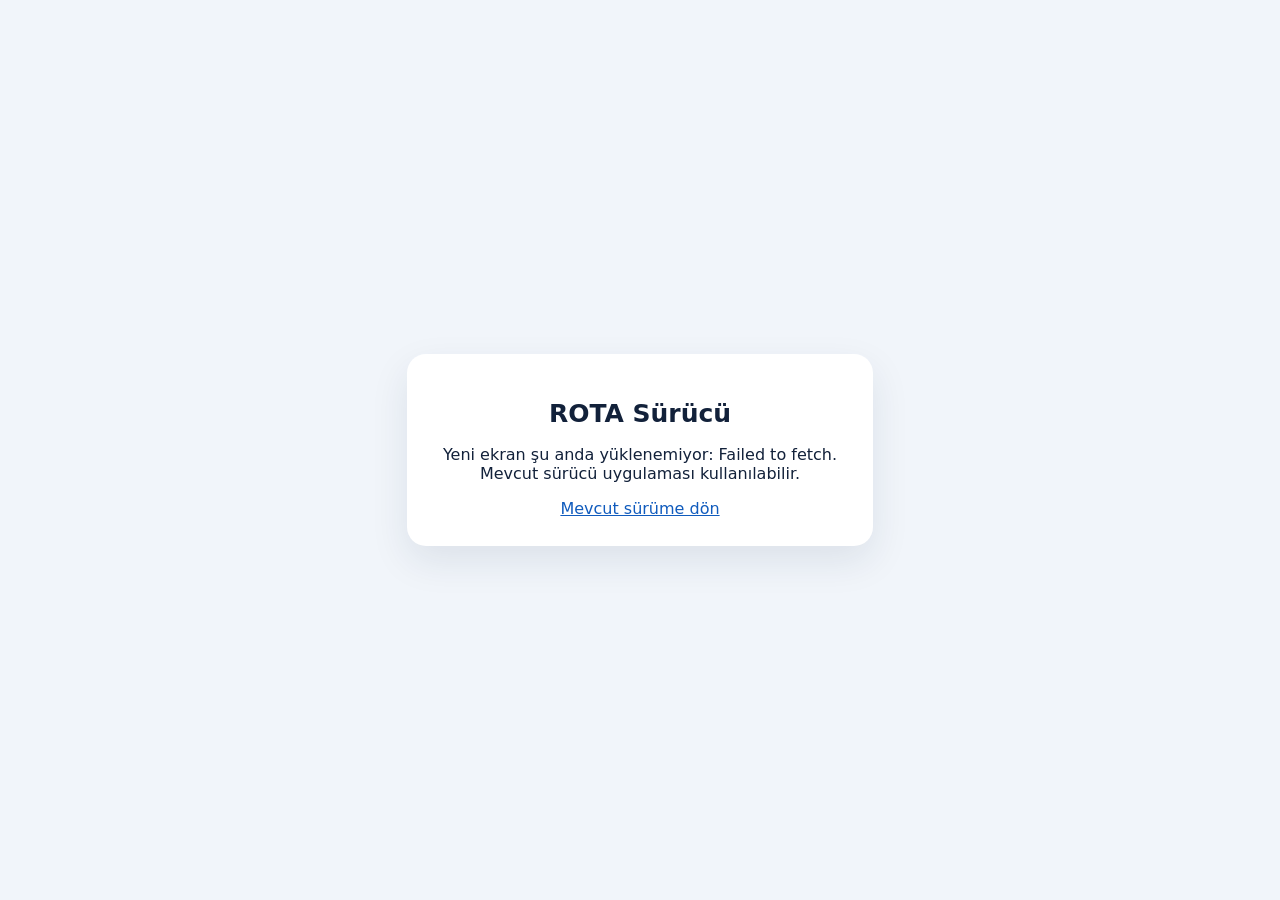
<file: driver/v30.html>
<!doctype html><html lang="tr"><head><meta charset="utf-8"><meta name="viewport" content="width=device-width,initial-scale=1,viewport-fit=cover"><title>ROTA Sürücü v30</title><style>body{font-family:system-ui,Arial;background:#f1f5fa;color:#12213a;min-height:100vh;display:grid;place-items:center;margin:0;padding:22px;box-sizing:border-box}.status{background:#fff;padding:28px;border-radius:19px;box-shadow:0 15px 38px #122d4b18;max-width:410px;text-align:center}.status h1{font-size:25px}a{color:#105bbd}</style></head><body><div class="status"><h1>ROTA Sürücü</h1><p id="status">Sürücü ekranı açılıyor…</p><a href="https://rota-surucu-final29.onrender.com/">Mevcut sürüme dön</a></div><script>
(async()=>{
try{
const r=await fetch('https://ftltemgtzkjfnkxsxxmd.supabase.co/functions/v1/rota-driver-page-v30',{cache:'no-store'});
const j=await r.json();if(!r.ok||typeof j.html!=='string')throw Error(j.error||'Kaynak alınamadı');
if(!j.html.includes('rotaFinal17'))throw Error('Beklenen sürücü paneli doğrulanamadı');
document.open();document.write(j.html);document.close();
}catch(e){document.getElementById('status').textContent='Yeni ekran şu anda yüklenemiyor: '+e.message+'. Mevcut sürücü uygulaması kullanılabilir.';}
})();
</script></body></html>
</file>
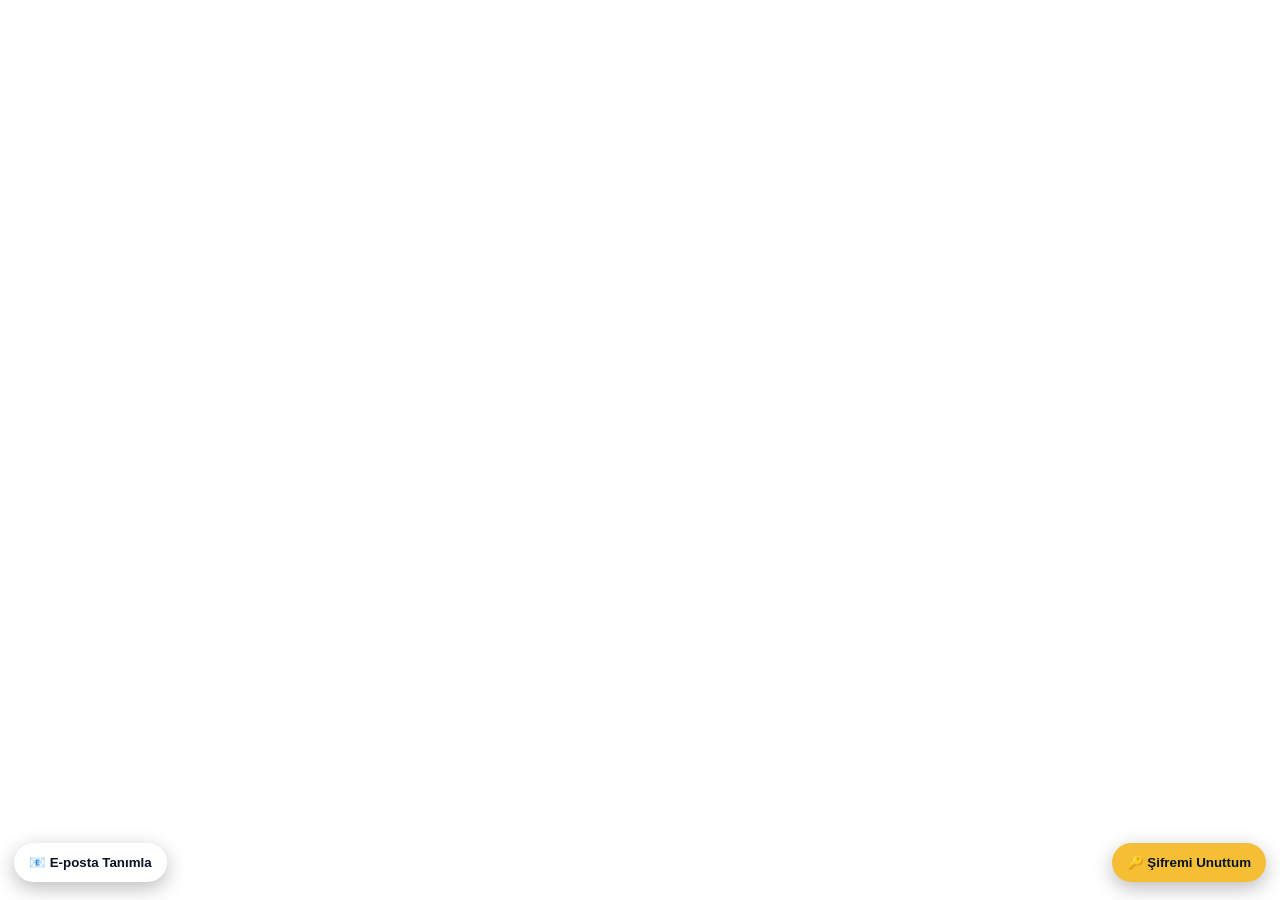
<file: install/customer.html>
<!doctype html>
<html lang="tr"><head><meta charset="utf-8"><meta name="viewport" content="width=device-width,initial-scale=1,viewport-fit=cover"><title>ROTA Müşteri</title>
<style>html,body{margin:0;height:100%;font-family:-apple-system,BlinkMacSystemFont,"Segoe UI",Arial;background:#071225}iframe{position:fixed;inset:0;width:100%;height:100%;border:0;background:#fff}#forgot{position:fixed;right:14px;bottom:calc(18px + env(safe-area-inset-bottom));z-index:50;border:0;border-radius:999px;background:#f6be35;color:#071225;font-weight:900;padding:12px 15px;box-shadow:0 6px 20px #0004}#back{display:none;position:fixed;inset:0;z-index:60;background:#0009;align-items:center;justify-content:center;padding:18px}#box{width:min(420px,100%);background:#fff;border-radius:22px;padding:20px;box-sizing:border-box;color:#0f172a}h3{margin:0 0 6px}p{color:#64748b;font-size:13px;line-height:1.45}input{width:100%;box-sizing:border-box;padding:14px;margin:7px 0;border:1px solid #dbe3ee;border-radius:13px;font-size:16px}.act{width:100%;border:0;border-radius:13px;padding:14px;margin-top:9px;font-weight:900}#send,#save{background:#f6be35;color:#071225}#close{background:#eef2f7;color:#334155}#step2{display:none}#msg{min-height:18px;font-size:13px;margin-top:10px}</style></head>
<body><iframe src="https://rota-musteri-final19.onrender.com/" allow="geolocation"></iframe><button id="forgot">🔑 Şifremi Unuttum</button><button id="emailSetup" style="position:fixed;left:14px;bottom:calc(18px + env(safe-area-inset-bottom));z-index:50;border:0;border-radius:999px;background:#fff;color:#071225;font-weight:900;padding:12px 15px;box-shadow:0 6px 20px #0004">📧 E-posta Tanımla</button>
<div id="back"><div id="box"><h3>Şifremi Unuttum</h3><p>Doğrulanmış e-posta adresinize gelen 6 haneli kodla yeni şifre belirleyin.</p><input id="phone" type="tel" placeholder="Telefon numarası"><button id="send" class="act">E-posta Kodu Gönder</button><div id="step2"><input id="newpass" type="password" minlength="6" placeholder="Yeni şifre (en az 6 karakter)"><button id="save" class="act">Yeni Şifreyi Kaydet</button></div><div id="msg"></div><button id="close" class="act">Kapat</button></div></div>
<script>const CORE="https://ftltemgtzkjfnkxsxxmd.supabase.co/functions/v1/rota2-core",KEY="sb_publishable_2d5xkUbWQECxv8jyaq2-Bg_sc-Qo8cr",$=i=>document.getElementById(i),dig=v=>String(v||"").replace(/\D/g,"").replace(/^90/,"").replace(/^0/,"").slice(-10);async function api(a,b){const r=await fetch(CORE+"?action="+a,{method:"POST",headers:{"Content-Type":"application/json",apikey:KEY},body:JSON.stringify(b||{})});const j=await r.json().catch(()=>({}));if(!r.ok)throw Error(j.error||"İşlem başarısız");return j}forgot.onclick=()=>{back.style.display="flex";msg.textContent="";step2.style.display="none"};emailSetup.onclick=async()=>{const ph=prompt("Kayıtlı telefon numaranızı girin:");if(!ph)return;const pw=prompt("Mevcut şifrenizi girin:");if(!pw)return;const em=prompt("Hesabınıza bağlamak istediğiniz e-posta adresini girin:");if(!em)return;try{const s=await api("email-link-start",{role:"customer",phone:dig(ph),password:pw,email:em});const ok=confirm((s.emailMasked?s.emailMasked+" adresine":"E-posta adresinize")+' onay bağlantısı gönderildi. E-postadaki "Confirm email address" bağlantısına dokunun. Sonra buraya dönüp TAMAM deyin.');if(!ok)return;await api("email-link-confirm",{role:"customer",phone:dig(ph),password:pw,email:em});alert("E-posta adresiniz doğrulandı ve hesabınıza bağlandı.")}catch(e){alert(e.message||"E-posta tanımlanamadı.")}};close.onclick=()=>back.style.display="none";send.onclick=async()=>{const p=dig(phone.value);msg.style.color="#b91c1c";if(p.length!==10){msg.textContent="Geçerli telefon numarası girin.";return}send.disabled=true;try{const s=await api("password-reset-start",{role:"customer",phone:p});step2.style.display="block";msg.style.color="#047857";msg.textContent=(s.emailMasked||"E-posta adresinize")+" onay bağlantısı gönderildi. E-postadaki bağlantıya dokunun, sonra yeni şifrenizi yazıp kaydedin."}catch(e){msg.textContent=e.message}finally{send.disabled=false}};save.onclick=async()=>{const p=dig(phone.value),n=String(newpass.value||"");msg.style.color="#b91c1c";if(n.length<6){msg.textContent="Yeni şifre en az 6 karakter olmalı.";return}save.disabled=true;try{await api("password-reset-confirm",{role:"customer",phone:p,newPassword:n});msg.style.color="#047857";msg.textContent="Şifreniz değiştirildi. Yeni şifrenizle giriş yapabilirsiniz.";newpass.value=""}catch(e){msg.textContent=e.message}finally{save.disabled=false}};</script></body></html>
</file>
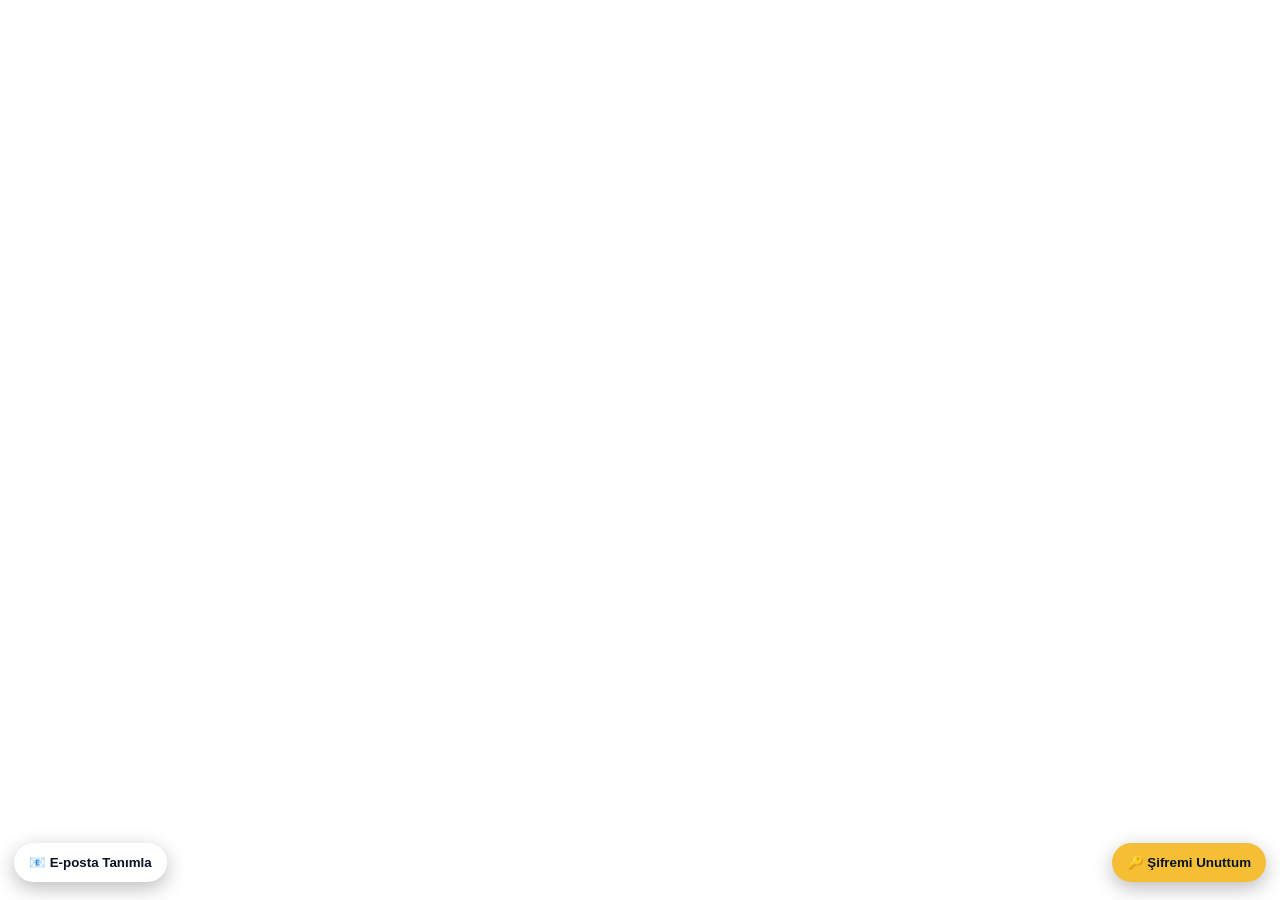
<file: install/driver.html>
<!doctype html>
<html lang="tr"><head><meta charset="utf-8"><meta name="viewport" content="width=device-width,initial-scale=1,viewport-fit=cover"><title>ROTA Sürücü</title>
<style>html,body{margin:0;height:100%;font-family:-apple-system,BlinkMacSystemFont,"Segoe UI",Arial;background:#071225}iframe{position:fixed;inset:0;width:100%;height:100%;border:0;background:#fff}#forgot{position:fixed;right:14px;bottom:calc(18px + env(safe-area-inset-bottom));z-index:50;border:0;border-radius:999px;background:#f6be35;color:#071225;font-weight:900;padding:12px 15px;box-shadow:0 6px 20px #0004}#back{display:none;position:fixed;inset:0;z-index:60;background:#0009;align-items:center;justify-content:center;padding:18px}#box{width:min(420px,100%);background:#fff;border-radius:22px;padding:20px;box-sizing:border-box;color:#0f172a}h3{margin:0 0 6px}p{color:#64748b;font-size:13px;line-height:1.45}input{width:100%;box-sizing:border-box;padding:14px;margin:7px 0;border:1px solid #dbe3ee;border-radius:13px;font-size:16px}.act{width:100%;border:0;border-radius:13px;padding:14px;margin-top:9px;font-weight:900}#send,#save{background:#f6be35;color:#071225}#close{background:#eef2f7;color:#334155}#step2{display:none}#msg{min-height:18px;font-size:13px;margin-top:10px}</style></head>
<body><iframe src="https://rota-surucu-final15.onrender.com/" allow="geolocation"></iframe><button id="forgot">🔑 Şifremi Unuttum</button><button id="emailSetup" style="position:fixed;left:14px;bottom:calc(18px + env(safe-area-inset-bottom));z-index:50;border:0;border-radius:999px;background:#fff;color:#071225;font-weight:900;padding:12px 15px;box-shadow:0 6px 20px #0004">📧 E-posta Tanımla</button>
<div id="back"><div id="box"><h3>Şifremi Unuttum</h3><p>Doğrulanmış e-posta adresinize gelen 6 haneli kodla yeni şifre belirleyin.</p><input id="phone" type="tel" placeholder="Telefon numarası"><button id="send" class="act">E-posta Kodu Gönder</button><div id="step2"><input id="newpass" type="password" minlength="6" placeholder="Yeni şifre (en az 6 karakter)"><button id="save" class="act">Yeni Şifreyi Kaydet</button></div><div id="msg"></div><button id="close" class="act">Kapat</button></div></div>
<script>const CORE="https://ftltemgtzkjfnkxsxxmd.supabase.co/functions/v1/rota2-core",KEY="sb_publishable_2d5xkUbWQECxv8jyaq2-Bg_sc-Qo8cr",$=i=>document.getElementById(i),dig=v=>String(v||"").replace(/\D/g,"").replace(/^90/,"").replace(/^0/,"").slice(-10);async function api(a,b){const r=await fetch(CORE+"?action="+a,{method:"POST",headers:{"Content-Type":"application/json",apikey:KEY},body:JSON.stringify(b||{})});const j=await r.json().catch(()=>({}));if(!r.ok)throw Error(j.error||"İşlem başarısız");return j}forgot.onclick=()=>{back.style.display="flex";msg.textContent="";step2.style.display="none"};emailSetup.onclick=async()=>{const ph=prompt("Kayıtlı telefon numaranızı girin:");if(!ph)return;const pw=prompt("Mevcut şifrenizi girin:");if(!pw)return;const em=prompt("Hesabınıza bağlamak istediğiniz e-posta adresini girin:");if(!em)return;try{const s=await api("email-link-start",{role:"driver",phone:dig(ph),password:pw,email:em});const ok=confirm((s.emailMasked?s.emailMasked+" adresine":"E-posta adresinize")+' onay bağlantısı gönderildi. E-postadaki "Confirm email address" bağlantısına dokunun. Sonra buraya dönüp TAMAM deyin.');if(!ok)return;await api("email-link-confirm",{role:"driver",phone:dig(ph),password:pw,email:em});alert("E-posta adresiniz doğrulandı ve hesabınıza bağlandı.")}catch(e){alert(e.message||"E-posta tanımlanamadı.")}};close.onclick=()=>back.style.display="none";send.onclick=async()=>{const p=dig(phone.value);msg.style.color="#b91c1c";if(p.length!==10){msg.textContent="Geçerli telefon numarası girin.";return}send.disabled=true;try{const s=await api("password-reset-start",{role:"driver",phone:p});step2.style.display="block";msg.style.color="#047857";msg.textContent=(s.emailMasked||"E-posta adresinize")+" onay bağlantısı gönderildi. E-postadaki bağlantıya dokunun, sonra yeni şifrenizi yazıp kaydedin."}catch(e){msg.textContent=e.message}finally{send.disabled=false}};save.onclick=async()=>{const p=dig(phone.value),n=String(newpass.value||"");msg.style.color="#b91c1c";if(n.length<6){msg.textContent="Yeni şifre en az 6 karakter olmalı.";return}save.disabled=true;try{await api("password-reset-confirm",{role:"driver",phone:p,newPassword:n});msg.style.color="#047857";msg.textContent="Şifreniz değiştirildi. Yeni şifrenizle giriş yapabilirsiniz.";newpass.value=""}catch(e){msg.textContent=e.message}finally{save.disabled=false}};</script></body></html>
</file>
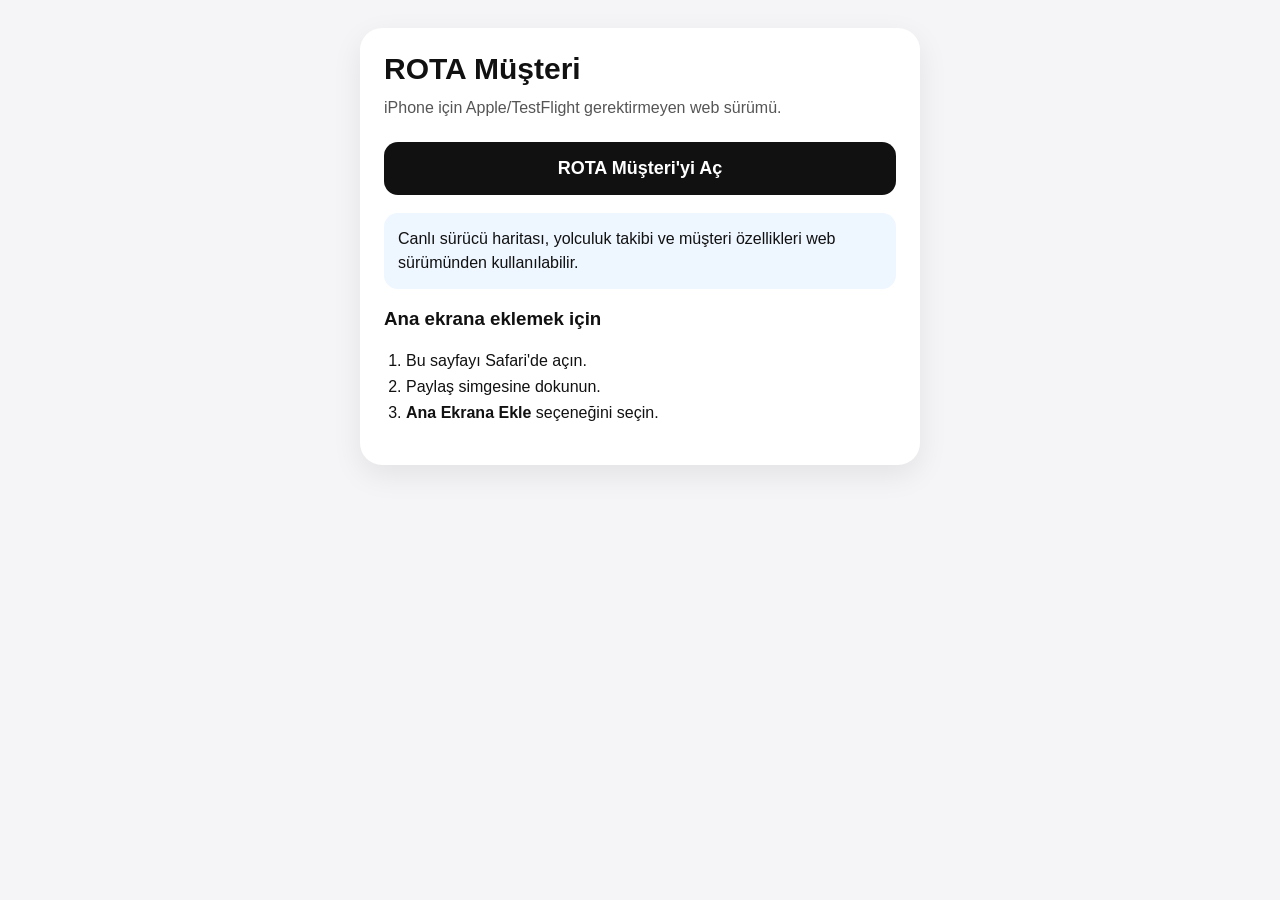
<file: share/iphone-musteri.html>
<!doctype html>
<html lang="tr">
<head>
<meta charset="utf-8">
<meta name="viewport" content="width=device-width,initial-scale=1,viewport-fit=cover">
<meta name="apple-mobile-web-app-capable" content="yes">
<meta name="apple-mobile-web-app-status-bar-style" content="black-translucent">
<meta name="theme-color" content="#111111">
<title>ROTA Müşteri iPhone</title>
<style>
body{font-family:-apple-system,BlinkMacSystemFont,Arial,sans-serif;margin:0;background:#f5f5f7;color:#111}
.wrap{max-width:560px;margin:auto;padding:28px 20px 60px}
.card{background:#fff;border-radius:22px;padding:24px;box-shadow:0 10px 30px rgba(0,0,0,.08)}
h1{margin:0 0 10px;font-size:30px}.sub{color:#555;line-height:1.5}
.btn{display:block;margin-top:22px;background:#111;color:#fff;text-decoration:none;text-align:center;padding:16px;border-radius:14px;font-weight:800;font-size:18px}
.note{margin-top:18px;padding:14px;border-radius:14px;background:#eef6ff;line-height:1.5}
ol{padding-left:22px;line-height:1.6}
</style>
</head>
<body><div class="wrap"><div class="card">
<h1>ROTA Müşteri</h1>
<div class="sub">iPhone için Apple/TestFlight gerektirmeyen web sürümü.</div>
<a class="btn" href="https://ftltemgtzkjfnkxsxxmd.supabase.co/functions/v1/rota-iphone-customer-v2">ROTA Müşteri'yi Aç</a>
<div class="note">Canlı sürücü haritası, yolculuk takibi ve müşteri özellikleri web sürümünden kullanılabilir.</div>
<h3>Ana ekrana eklemek için</h3>
<ol><li>Bu sayfayı Safari'de açın.</li><li>Paylaş simgesine dokunun.</li><li><strong>Ana Ekrana Ekle</strong> seçeneğini seçin.</li></ol>
</div></div></body></html>
</file>
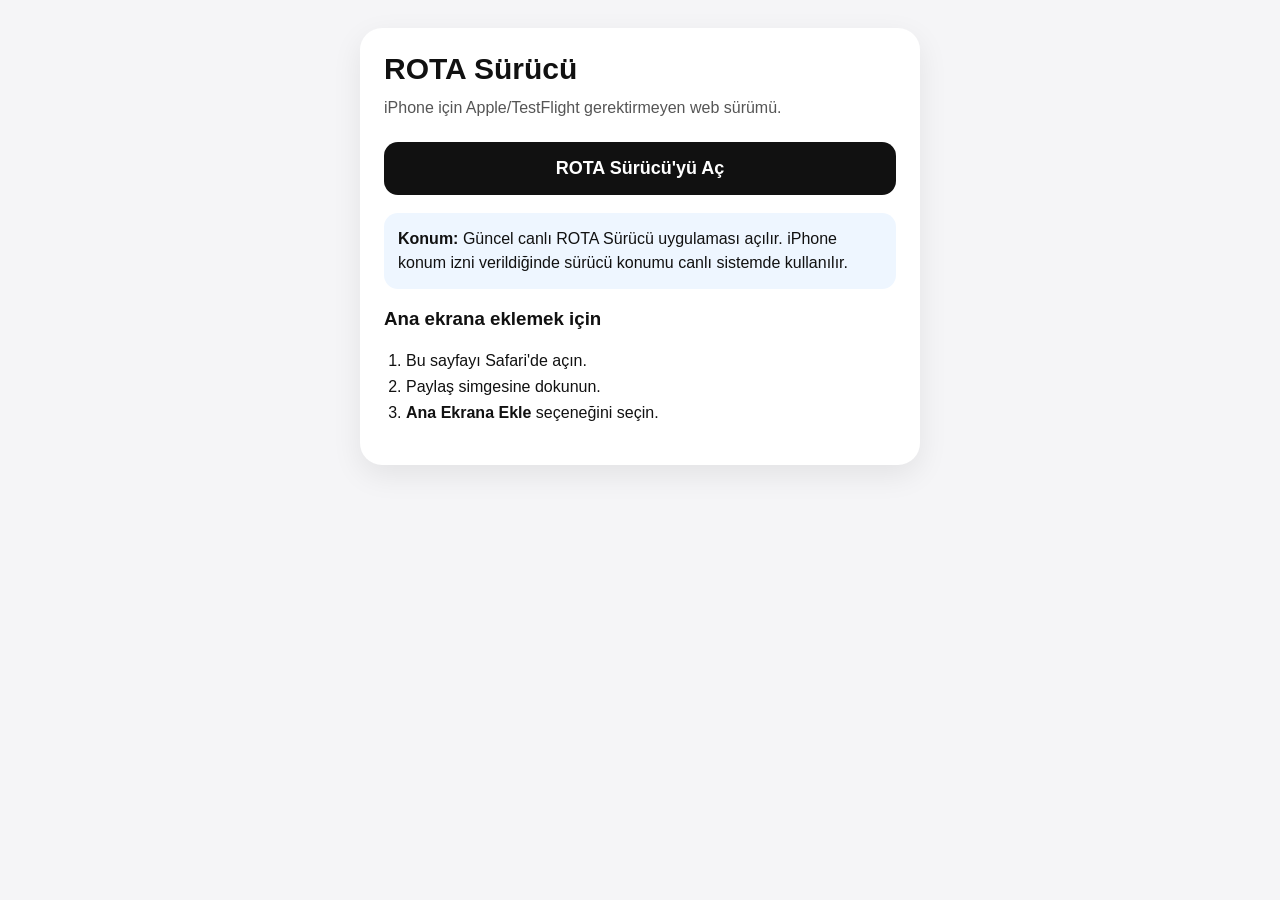
<file: share/iphone-surucu.html>
<!doctype html>
<html lang="tr">
<head>
<meta charset="utf-8">
<meta name="viewport" content="width=device-width,initial-scale=1,viewport-fit=cover">
<meta name="apple-mobile-web-app-capable" content="yes">
<meta name="apple-mobile-web-app-status-bar-style" content="black-translucent">
<meta name="theme-color" content="#111111">
<title>ROTA Sürücü iPhone</title>
<style>
body{font-family:-apple-system,BlinkMacSystemFont,Arial,sans-serif;margin:0;background:#f5f5f7;color:#111}
.wrap{max-width:560px;margin:auto;padding:28px 20px 60px}
.card{background:#fff;border-radius:22px;padding:24px;box-shadow:0 10px 30px rgba(0,0,0,.08)}
h1{margin:0 0 10px;font-size:30px}.sub{color:#555;line-height:1.5}
.btn{display:block;margin-top:22px;background:#111;color:#fff;text-decoration:none;text-align:center;padding:16px;border-radius:14px;font-weight:800;font-size:18px}
.note{margin-top:18px;padding:14px;border-radius:14px;background:#eef6ff;line-height:1.5}
ol{padding-left:22px;line-height:1.6}
</style>
</head>
<body><div class="wrap"><div class="card">
<h1>ROTA Sürücü</h1>
<div class="sub">iPhone için Apple/TestFlight gerektirmeyen web sürümü.</div>
<a class="btn" href="https://rota-surucu-final15.onrender.com/">ROTA Sürücü'yü Aç</a>
<div class="note"><strong>Konum:</strong> Güncel canlı ROTA Sürücü uygulaması açılır. iPhone konum izni verildiğinde sürücü konumu canlı sistemde kullanılır.</div>
<h3>Ana ekrana eklemek için</h3>
<ol><li>Bu sayfayı Safari'de açın.</li><li>Paylaş simgesine dokunun.</li><li><strong>Ana Ekrana Ekle</strong> seçeneğini seçin.</li></ol>
</div></div></body></html>
</file>
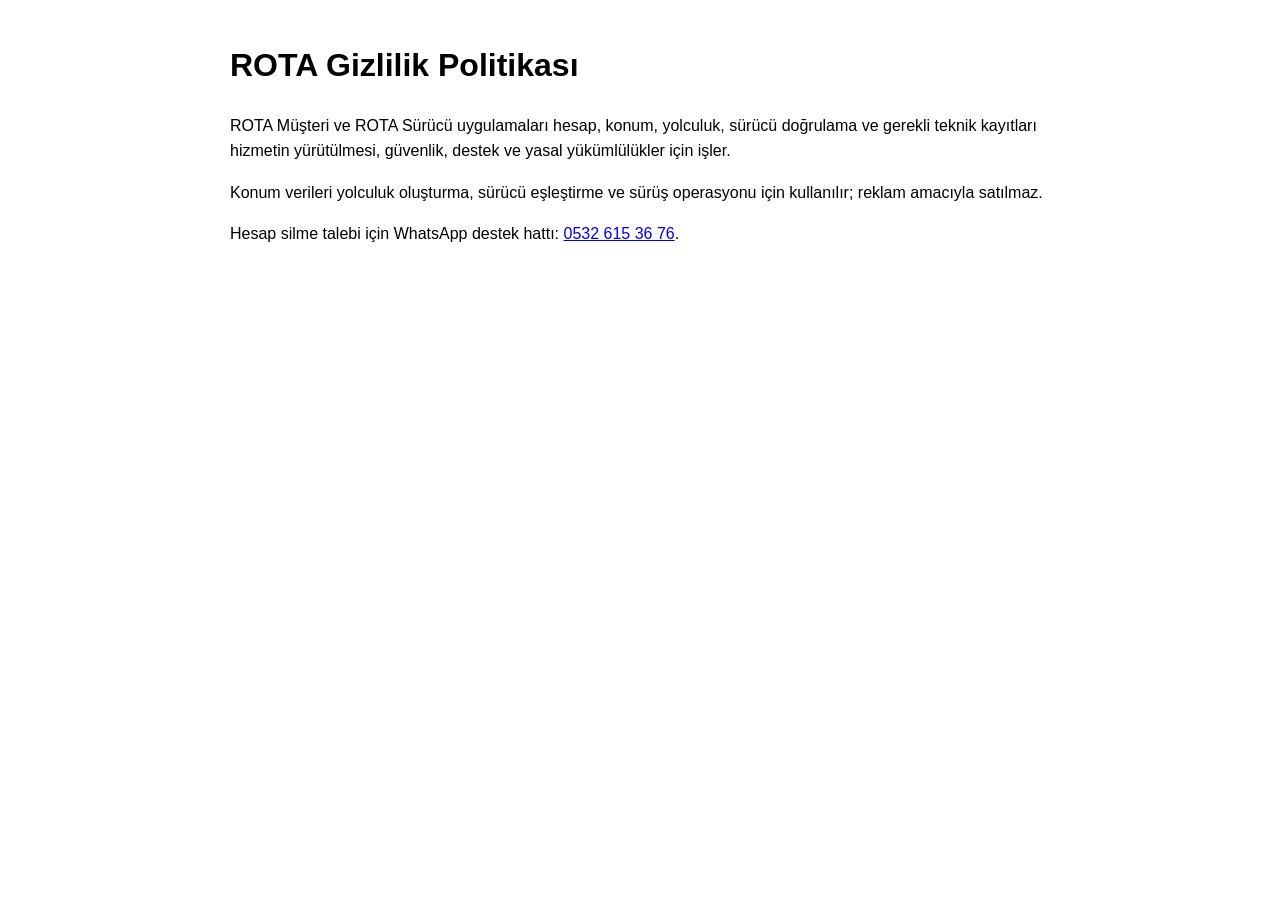
<file: store/privacy-policy.html>
<!doctype html><html lang="tr"><meta charset="utf-8"><meta name="viewport" content="width=device-width,initial-scale=1"><title>ROTA Gizlilik Politikası</title><body style="font-family:Arial;max-width:820px;margin:40px auto;padding:0 20px;line-height:1.6"><h1>ROTA Gizlilik Politikası</h1><p>ROTA Müşteri ve ROTA Sürücü uygulamaları hesap, konum, yolculuk, sürücü doğrulama ve gerekli teknik kayıtları hizmetin yürütülmesi, güvenlik, destek ve yasal yükümlülükler için işler.</p><p>Konum verileri yolculuk oluşturma, sürücü eşleştirme ve sürüş operasyonu için kullanılır; reklam amacıyla satılmaz.</p><p>Hesap silme talebi için WhatsApp destek hattı: <a href="https://wa.me/905326153676">0532 615 36 76</a>.</p></body></html>
</file>
